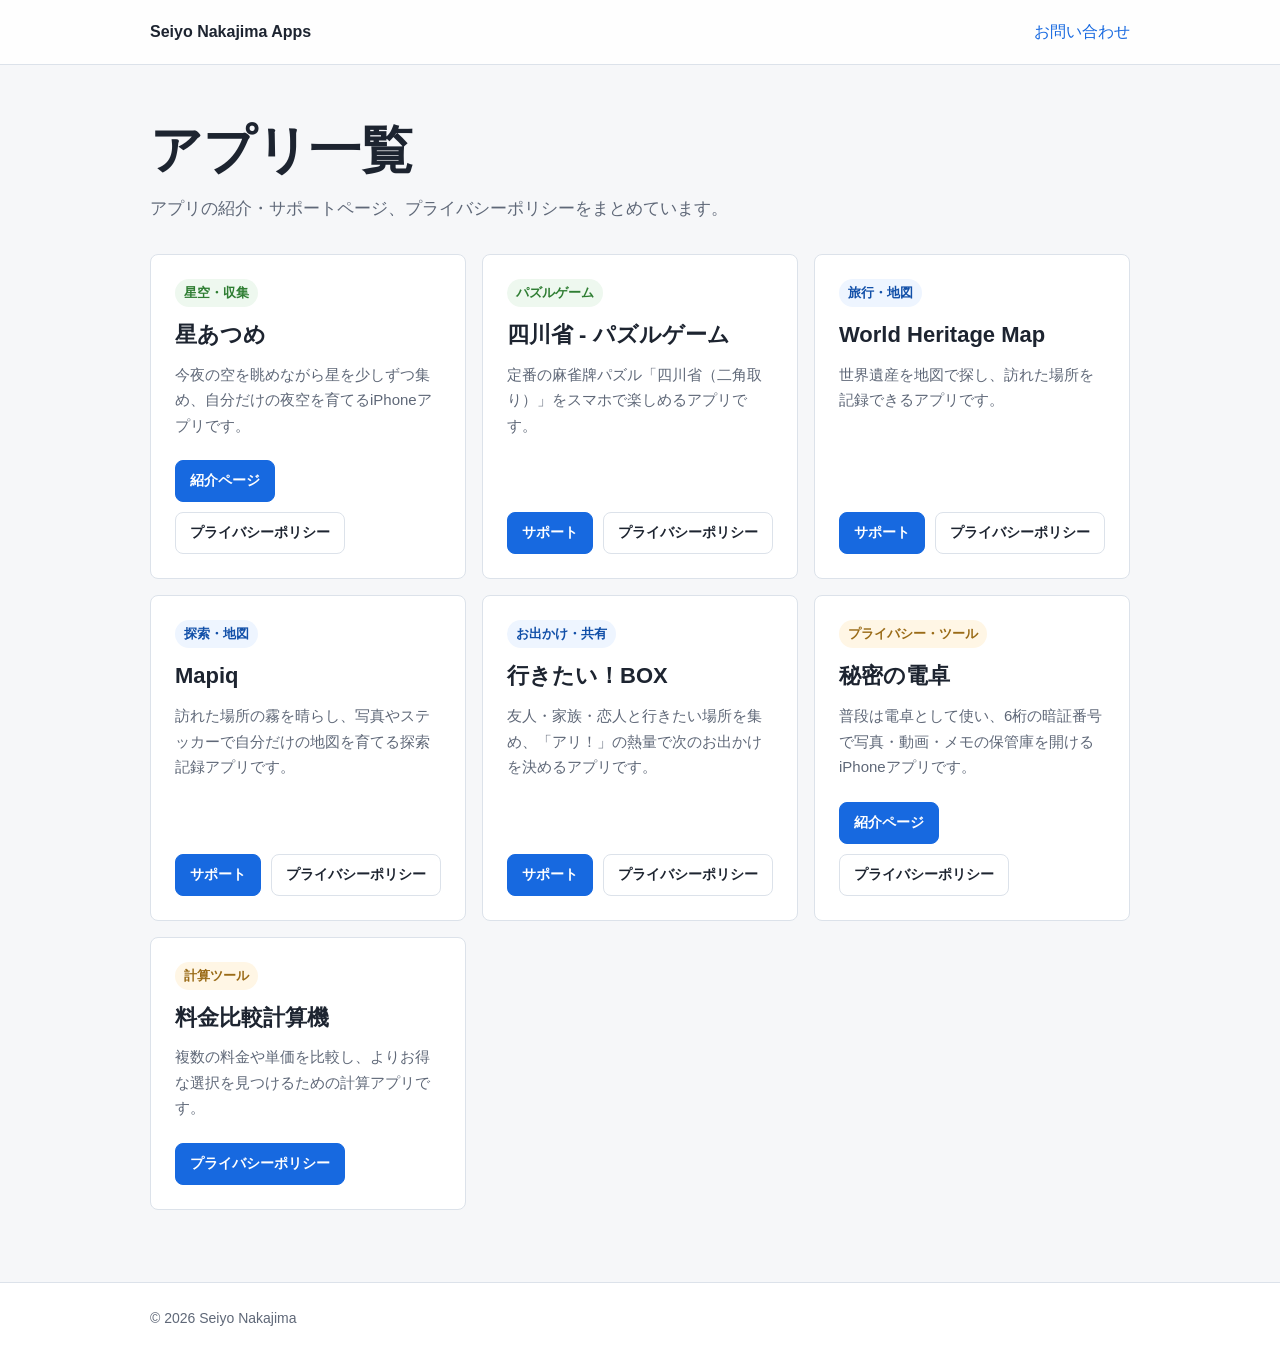
<file: index.html>
<!doctype html>
<html lang="ja">
<head>
  <meta charset="utf-8">
  <meta name="viewport" content="width=device-width, initial-scale=1">
  <title>アプリ一覧 | Seiyo Nakajima</title>
  <meta name="description" content="Seiyo Nakajimaのアプリ紹介・サポートページとプライバシーポリシー一覧です。">
  <style>
    :root {
      color-scheme: light;
      --bg: #f6f7f9;
      --surface: #ffffff;
      --text: #1d2430;
      --muted: #5f6878;
      --line: #dce2ea;
      --accent: #1769e0;
      --accent-dark: #114fa8;
      --green: #2e7d32;
      --gold: #9a6b17;
    }

    * {
      box-sizing: border-box;
    }

    body {
      margin: 0;
      font-family: -apple-system, BlinkMacSystemFont, "Segoe UI", sans-serif;
      line-height: 1.7;
      color: var(--text);
      background: var(--bg);
    }

    a {
      color: var(--accent);
      text-decoration: none;
    }

    a:hover {
      text-decoration: underline;
    }

    header {
      border-bottom: 1px solid var(--line);
      background: rgba(255, 255, 255, 0.92);
    }

    .header-inner,
    main,
    .footer-inner {
      width: min(980px, calc(100% - 32px));
      margin: 0 auto;
    }

    .header-inner {
      min-height: 64px;
      display: flex;
      align-items: center;
      justify-content: space-between;
      gap: 16px;
    }

    .brand {
      font-weight: 800;
      color: var(--text);
    }

    main {
      padding: 56px 0 72px;
    }

    .intro {
      max-width: 720px;
      margin-bottom: 30px;
    }

    h1 {
      margin: 0;
      font-size: clamp(34px, 5vw, 52px);
      line-height: 1.12;
      letter-spacing: 0;
    }

    .lead {
      margin: 16px 0 0;
      color: var(--muted);
      font-size: 17px;
    }

    .app-grid {
      display: grid;
      grid-template-columns: repeat(3, minmax(0, 1fr));
      gap: 16px;
    }

    .app-card {
      display: flex;
      flex-direction: column;
      min-height: 260px;
      padding: 24px;
      border: 1px solid var(--line);
      border-radius: 8px;
      background: var(--surface);
    }

    .app-card h2 {
      margin: 0;
      font-size: 22px;
      line-height: 1.3;
    }

    .tag {
      width: fit-content;
      margin: 0 0 14px;
      padding: 3px 9px;
      border-radius: 999px;
      background: #eef3fb;
      color: var(--muted);
      font-size: 13px;
      font-weight: 700;
    }

    .tag.game {
      background: #eef8ef;
      color: var(--green);
    }

    .tag.travel {
      background: #eef5ff;
      color: var(--accent-dark);
    }

    .tag.tool {
      background: #fff6e5;
      color: var(--gold);
    }

    .description {
      margin: 12px 0 22px;
      color: var(--muted);
      font-size: 15px;
    }

    .actions {
      display: flex;
      align-items: center;
      gap: 10px;
      flex-wrap: wrap;
      margin-top: auto;
    }

    .button {
      display: inline-flex;
      align-items: center;
      justify-content: center;
      min-height: 42px;
      padding: 0 14px;
      border: 1px solid var(--line);
      border-radius: 8px;
      background: var(--surface);
      color: var(--text);
      font-size: 14px;
      font-weight: 700;
    }

    .button.primary {
      border-color: var(--accent);
      background: var(--accent);
      color: #ffffff;
    }

    .button:hover {
      text-decoration: none;
      border-color: var(--accent);
    }

    .button.primary:hover {
      background: var(--accent-dark);
      border-color: var(--accent-dark);
    }

    footer {
      border-top: 1px solid var(--line);
      padding: 24px 0;
      color: var(--muted);
      font-size: 14px;
      background: #ffffff;
    }

    @media (max-width: 820px) {
      .app-grid {
        grid-template-columns: 1fr;
      }

      main {
        padding-top: 40px;
      }
    }
  </style>
</head>
<body>
  <header>
    <div class="header-inner">
      <a class="brand" href="./index.html">Seiyo Nakajima Apps</a>
      <a href="mailto:syn.18ap@gmail.com">お問い合わせ</a>
    </div>
  </header>

  <main>
    <section class="intro" aria-labelledby="page-title">
      <h1 id="page-title">アプリ一覧</h1>
      <p class="lead">アプリの紹介・サポートページ、プライバシーポリシーをまとめています。</p>
    </section>

    <section class="app-grid" aria-label="アプリ">
      <article class="app-card">
        <p class="tag game">星空・収集</p>
        <h2>星あつめ</h2>
        <p class="description">今夜の空を眺めながら星を少しずつ集め、自分だけの夜空を育てるiPhoneアプリです。</p>
        <div class="actions">
          <a class="button primary" href="./StarCollection/index.html">紹介ページ</a>
          <a class="button" href="./StarCollection/privacy.html">プライバシーポリシー</a>
        </div>
      </article>

      <article class="app-card">
        <p class="tag game">パズルゲーム</p>
        <h2>四川省 - パズルゲーム</h2>
        <p class="description">定番の麻雀牌パズル「四川省（二角取り）」をスマホで楽しめるアプリです。</p>
        <div class="actions">
          <a class="button primary" href="./Shisensho/index.html">サポート</a>
          <a class="button" href="./Shisensho/privacy.html">プライバシーポリシー</a>
        </div>
      </article>

      <article class="app-card">
        <p class="tag travel">旅行・地図</p>
        <h2>World Heritage Map</h2>
        <p class="description">世界遺産を地図で探し、訪れた場所を記録できるアプリです。</p>
        <div class="actions">
          <a class="button primary" href="./world-heritage-map/index.html">サポート</a>
          <a class="button" href="./world-heritage-map/privacy.html">プライバシーポリシー</a>
        </div>
      </article>

      <article class="app-card">
        <p class="tag travel">探索・地図</p>
        <h2>Mapiq</h2>
        <p class="description">訪れた場所の霧を晴らし、写真やステッカーで自分だけの地図を育てる探索記録アプリです。</p>
        <div class="actions">
          <a class="button primary" href="./Mapiq/index.html">サポート</a>
          <a class="button" href="./Mapiq/privacy.html">プライバシーポリシー</a>
        </div>
      </article>

      <article class="app-card">
        <p class="tag travel">お出かけ・共有</p>
        <h2>行きたい！BOX</h2>
        <p class="description">友人・家族・恋人と行きたい場所を集め、「アリ！」の熱量で次のお出かけを決めるアプリです。</p>
        <div class="actions">
          <a class="button primary" href="./IkitaiBox/index.html">サポート</a>
          <a class="button" href="./IkitaiBox/privacy.html">プライバシーポリシー</a>
        </div>
      </article>

      <article class="app-card">
        <p class="tag tool">プライバシー・ツール</p>
        <h2>秘密の電卓</h2>
        <p class="description">普段は電卓として使い、6桁の暗証番号で写真・動画・メモの保管庫を開けるiPhoneアプリです。</p>
        <div class="actions">
          <a class="button primary" href="./SecretCalculator/index.html">紹介ページ</a>
          <a class="button" href="./SecretCalculator/privacy.html">プライバシーポリシー</a>
        </div>
      </article>

      <article class="app-card">
        <p class="tag tool">計算ツール</p>
        <h2>料金比較計算機</h2>
        <p class="description">複数の料金や単価を比較し、よりお得な選択を見つけるための計算アプリです。</p>
        <div class="actions">
          <a class="button primary" href="./price-comp/privacy.html">プライバシーポリシー</a>
        </div>
      </article>
    </section>
  </main>

  <footer>
    <div class="footer-inner">
      <span>&copy; 2026 Seiyo Nakajima</span>
    </div>
  </footer>
</body>
</html>
</file>
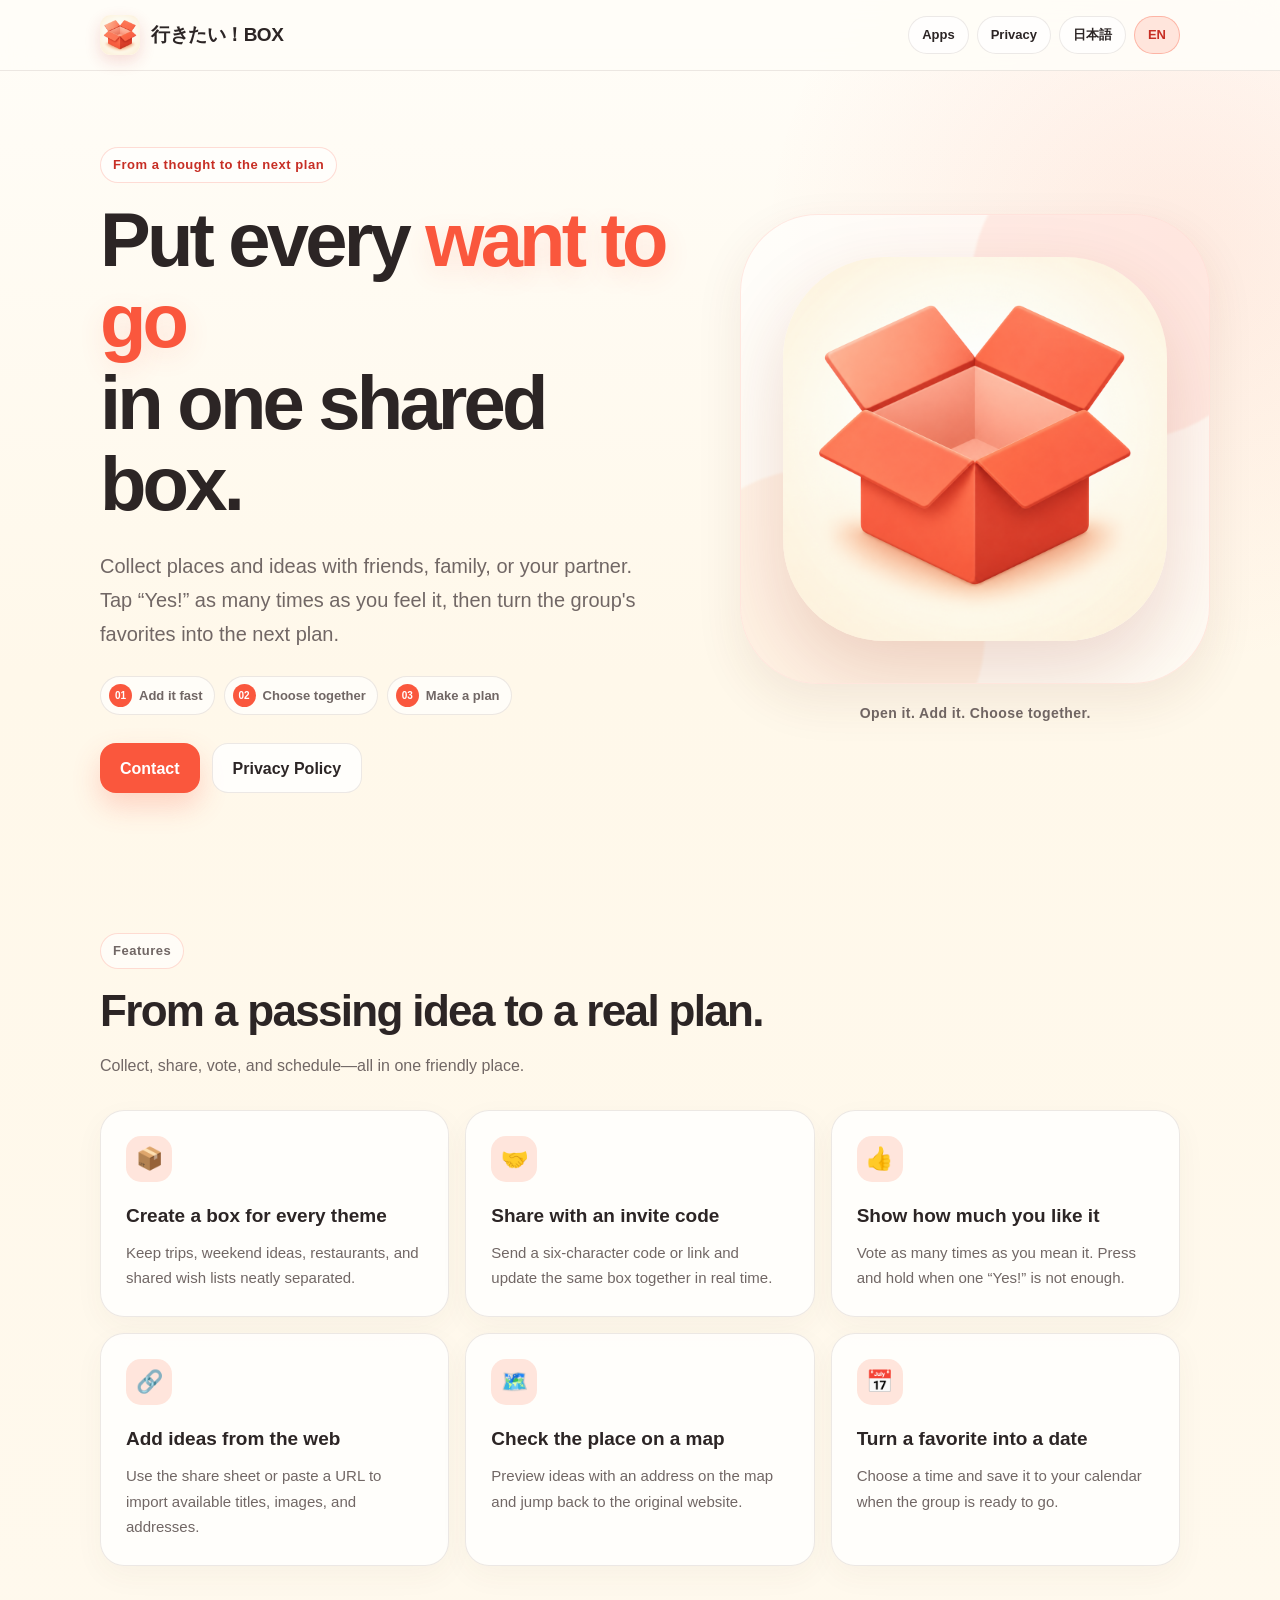
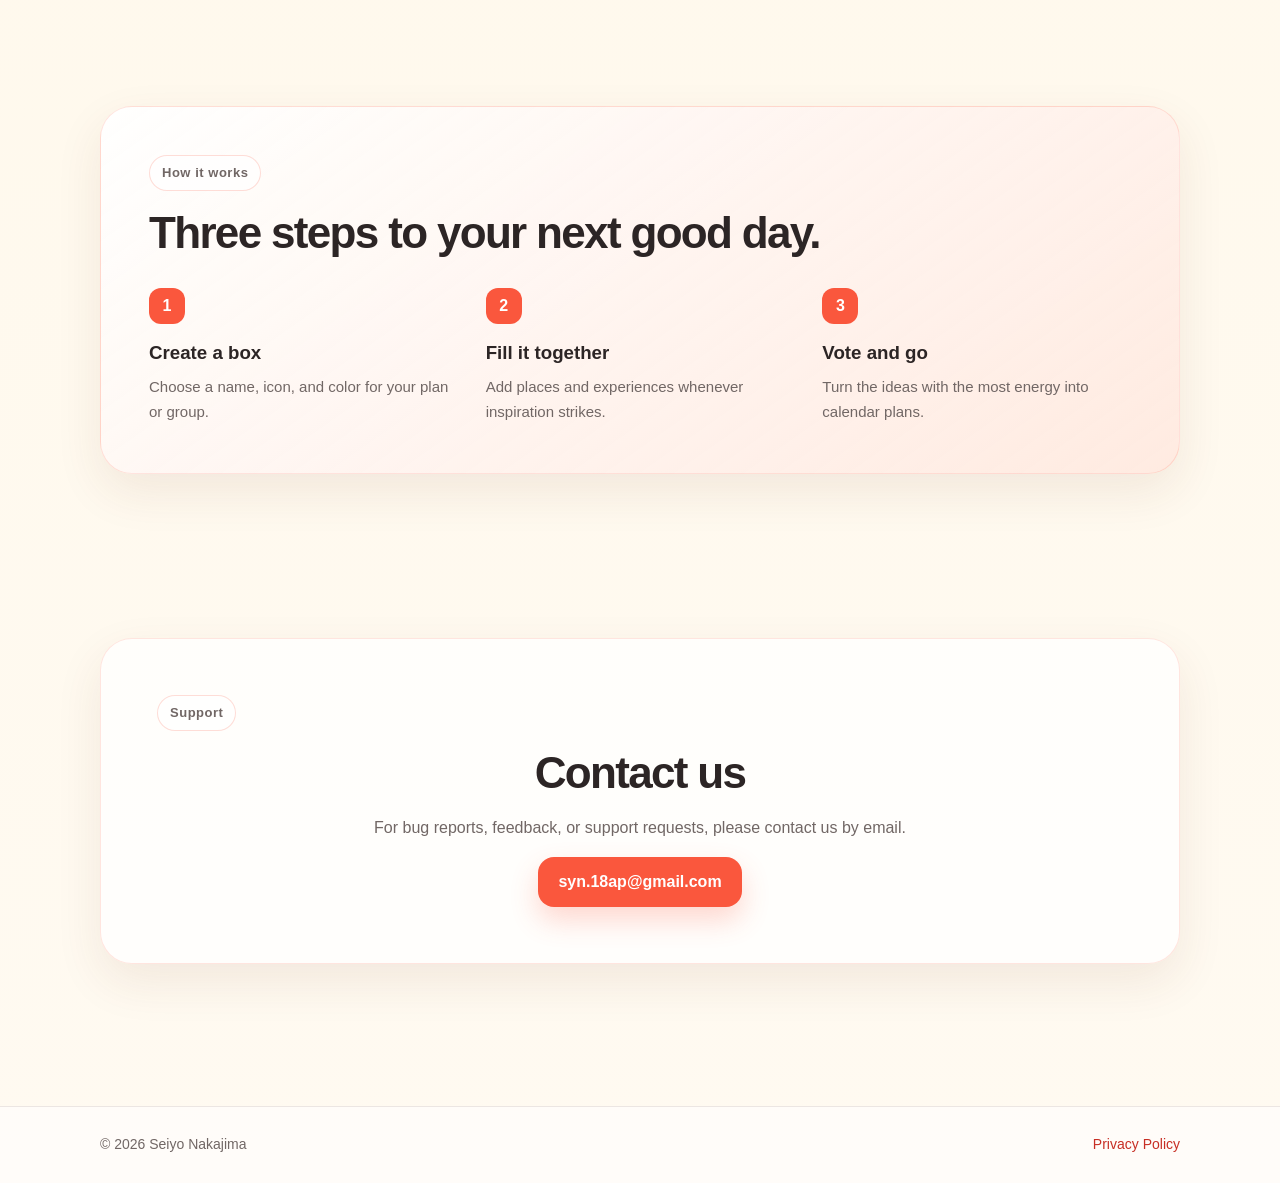
<file: IkitaiBox/index.html>
<!doctype html>
<html lang="ja" data-active-lang="ja">
<head>
  <meta charset="utf-8">
  <meta name="viewport" content="width=device-width, initial-scale=1">
  <meta name="theme-color" content="#fff8ea">
  <title>行きたい！BOX</title>
  <meta name="description" content="行きたい！BOXは、友人・家族・恋人と行きたい場所ややりたいことを集め、みんなの熱量で次のお出かけを決めるiOSアプリです。">
  <meta property="og:type" content="website">
  <meta property="og:title" content="行きたい！BOX">
  <meta property="og:description" content="みんなの“行きたい”を、ひとつのBOXへ。">
  <meta property="og:url" content="https://syn18ap-oss.github.io/IkitaiBox/">
  <meta property="og:image" content="https://syn18ap-oss.github.io/IkitaiBox/og.png">
  <meta name="twitter:card" content="summary_large_image">
  <meta name="twitter:title" content="行きたい！BOX">
  <meta name="twitter:description" content="みんなの“行きたい”を、ひとつのBOXへ。">
  <meta name="twitter:image" content="https://syn18ap-oss.github.io/IkitaiBox/og.png">
  <link rel="icon" href="./icon.png">
  <link rel="stylesheet" href="./styles.css">
</head>
<body>
  <header>
    <nav class="nav" aria-label="Primary navigation">
      <a class="brand" href="./index.html">
        <img src="./icon.png" alt="">
        <span>行きたい！BOX</span>
      </a>
      <div class="nav-actions">
        <a class="link-button" href="../index.html">
          <span class="inline" data-lang="ja">アプリ一覧</span>
          <span class="inline" data-lang="en">Apps</span>
        </a>
        <a class="link-button" href="./privacy.html">
          <span class="inline" data-lang="ja">プライバシー</span>
          <span class="inline" data-lang="en">Privacy</span>
        </a>
        <button class="lang-button" type="button" data-set-lang="ja" aria-pressed="true">日本語</button>
        <button class="lang-button" type="button" data-set-lang="en" aria-pressed="false">EN</button>
      </div>
    </nav>
  </header>

  <main>
    <section class="hero">
      <div>
        <div data-lang="ja">
          <p class="eyebrow">思いつきを、次の予定へ</p>
          <h1>みんなの<span class="accent">行きたい</span>を、<br>ひとつのBOXへ。</h1>
          <p class="lead">友人、家族、恋人と行きたい場所ややりたいことを気軽にストック。「アリ！」を重ねて、次のお出かけをみんなで決められるiOSアプリです。</p>
          <ul class="hero-points" aria-label="主な特徴">
            <li><span>01</span>すぐ入れる</li>
            <li><span>02</span>一緒に選ぶ</li>
            <li><span>03</span>予定にする</li>
          </ul>
          <div class="cta-row">
            <a class="primary-link" href="mailto:syn.18ap@gmail.com">お問い合わせ</a>
            <a class="secondary-link" href="./privacy.html">プライバシーポリシー</a>
          </div>
        </div>
        <div data-lang="en">
          <p class="eyebrow">From a thought to the next plan</p>
          <h1>Put every <span class="accent">want to go</span><br>in one shared box.</h1>
          <p class="lead">Collect places and ideas with friends, family, or your partner. Tap “Yes!” as many times as you feel it, then turn the group's favorites into the next plan.</p>
          <ul class="hero-points" aria-label="Highlights">
            <li><span>01</span>Add it fast</li>
            <li><span>02</span>Choose together</li>
            <li><span>03</span>Make a plan</li>
          </ul>
          <div class="cta-row">
            <a class="primary-link" href="mailto:syn.18ap@gmail.com">Contact</a>
            <a class="secondary-link" href="./privacy.html">Privacy Policy</a>
          </div>
        </div>
      </div>

      <div class="hero-art" aria-label="行きたい！BOX app icon">
        <div class="icon-stage">
          <span class="stage-shape shape-one" aria-hidden="true"></span>
          <span class="stage-shape shape-two" aria-hidden="true"></span>
          <img class="app-icon" src="./icon.png" alt="赤い箱を描いた行きたい！BOXのアプリアイコン">
        </div>
        <p class="icon-caption" data-lang="ja">開けて、入れて、みんなで決める。</p>
        <p class="icon-caption" data-lang="en">Open it. Add it. Choose together.</p>
      </div>
    </section>

    <section class="section" aria-labelledby="features-title">
      <div class="section-head" data-lang="ja">
        <p class="eyebrow">Features</p>
        <h2 id="features-title">思いついた瞬間から、予定が決まるまで。</h2>
        <p>候補集め、共有、投票、カレンダー登録までをひとつのアプリで。</p>
      </div>
      <div class="section-head" data-lang="en">
        <p class="eyebrow">Features</p>
        <h2>From a passing idea to a real plan.</h2>
        <p>Collect, share, vote, and schedule—all in one friendly place.</p>
      </div>

      <div class="features">
        <article class="feature" data-lang="ja">
          <div class="feature-icon">📦</div>
          <h3>テーマごとにBOXを作成</h3>
          <p>旅行、週末のお出かけ、食べたいものなど、目的に合わせていくつでも整理できます。</p>
        </article>
        <article class="feature" data-lang="ja">
          <div class="feature-icon">🤝</div>
          <h3>招待コードですぐ共有</h3>
          <p>6文字のコードやリンクを送るだけ。同じBOXを複数人でリアルタイムに更新できます。</p>
        </article>
        <article class="feature" data-lang="ja">
          <div class="feature-icon">👍</div>
          <h3>「アリ！」で熱量を共有</h3>
          <p>いいと思った分だけ何度でも投票。長押しなら、気持ちのままに連続で送れます。</p>
        </article>
        <article class="feature" data-lang="ja">
          <div class="feature-icon">🔗</div>
          <h3>Webページからかんたん追加</h3>
          <p>共有シートやURL入力から、タイトル・画像・住所などを自動で取り込みます。</p>
        </article>
        <article class="feature" data-lang="ja">
          <div class="feature-icon">🗺️</div>
          <h3>地図で場所をチェック</h3>
          <p>住所のある候補は地図で確認。お店やスポットのWebサイトもすぐ開けます。</p>
        </article>
        <article class="feature" data-lang="ja">
          <div class="feature-icon">📅</div>
          <h3>決まったらカレンダーへ</h3>
          <p>日時を選んでカレンダーに保存。候補から予定へ、迷わず次の一歩に進めます。</p>
        </article>

        <article class="feature" data-lang="en">
          <div class="feature-icon">📦</div>
          <h3>Create a box for every theme</h3>
          <p>Keep trips, weekend ideas, restaurants, and shared wish lists neatly separated.</p>
        </article>
        <article class="feature" data-lang="en">
          <div class="feature-icon">🤝</div>
          <h3>Share with an invite code</h3>
          <p>Send a six-character code or link and update the same box together in real time.</p>
        </article>
        <article class="feature" data-lang="en">
          <div class="feature-icon">👍</div>
          <h3>Show how much you like it</h3>
          <p>Vote as many times as you mean it. Press and hold when one “Yes!” is not enough.</p>
        </article>
        <article class="feature" data-lang="en">
          <div class="feature-icon">🔗</div>
          <h3>Add ideas from the web</h3>
          <p>Use the share sheet or paste a URL to import available titles, images, and addresses.</p>
        </article>
        <article class="feature" data-lang="en">
          <div class="feature-icon">🗺️</div>
          <h3>Check the place on a map</h3>
          <p>Preview ideas with an address on the map and jump back to the original website.</p>
        </article>
        <article class="feature" data-lang="en">
          <div class="feature-icon">📅</div>
          <h3>Turn a favorite into a date</h3>
          <p>Choose a time and save it to your calendar when the group is ready to go.</p>
        </article>
      </div>
    </section>

    <section class="section">
      <div class="how-it-works">
        <div class="section-head" data-lang="ja">
          <p class="eyebrow">How it works</p>
          <h2>3ステップで、次の楽しみが決まる。</h2>
        </div>
        <div class="section-head" data-lang="en">
          <p class="eyebrow">How it works</p>
          <h2>Three steps to your next good day.</h2>
        </div>
        <div class="steps">
          <article class="step" data-lang="ja"><div class="step-number">1</div><h3>BOXをつくる</h3><p>予定やメンバーに合う名前とカラーを選びます。</p></article>
          <article class="step" data-lang="ja"><div class="step-number">2</div><h3>みんなで入れる</h3><p>気になる場所や、やってみたいことを自由に追加します。</p></article>
          <article class="step" data-lang="ja"><div class="step-number">3</div><h3>「アリ！」で決める</h3><p>熱量が集まった候補を、カレンダーの予定に変えます。</p></article>
          <article class="step" data-lang="en"><div class="step-number">1</div><h3>Create a box</h3><p>Choose a name, icon, and color for your plan or group.</p></article>
          <article class="step" data-lang="en"><div class="step-number">2</div><h3>Fill it together</h3><p>Add places and experiences whenever inspiration strikes.</p></article>
          <article class="step" data-lang="en"><div class="step-number">3</div><h3>Vote and go</h3><p>Turn the ideas with the most energy into calendar plans.</p></article>
        </div>
      </div>
    </section>

    <section class="section">
      <div class="support">
        <div data-lang="ja">
          <p class="eyebrow">Support</p>
          <h2>お問い合わせ</h2>
          <p>不具合報告、ご意見、ご要望はメールでお知らせください。</p>
        </div>
        <div data-lang="en">
          <p class="eyebrow">Support</p>
          <h2>Contact us</h2>
          <p>For bug reports, feedback, or support requests, please contact us by email.</p>
        </div>
        <a class="primary-link" href="mailto:syn.18ap@gmail.com">syn.18ap@gmail.com</a>
      </div>
    </section>
  </main>

  <footer>
    <div class="footer-inner">
      <span>© 2026 Seiyo Nakajima</span>
      <a href="./privacy.html">
        <span class="inline" data-lang="ja">プライバシーポリシー</span>
        <span class="inline" data-lang="en">Privacy Policy</span>
      </a>
    </div>
  </footer>

  <script>
    const root = document.documentElement;
    const buttons = document.querySelectorAll("[data-set-lang]");
    const saved = localStorage.getItem("ikitaibox-lang");
    const browserLang = (navigator.language || "").toLowerCase().startsWith("ja") ? "ja" : "en";

    function setLanguage(lang) {
      root.dataset.activeLang = lang;
      root.lang = lang;
      localStorage.setItem("ikitaibox-lang", lang);
      buttons.forEach((button) => {
        button.setAttribute("aria-pressed", button.dataset.setLang === lang ? "true" : "false");
      });
    }

    buttons.forEach((button) => button.addEventListener("click", () => setLanguage(button.dataset.setLang)));
    setLanguage(saved || browserLang);
  </script>
</body>
</html>
</file>
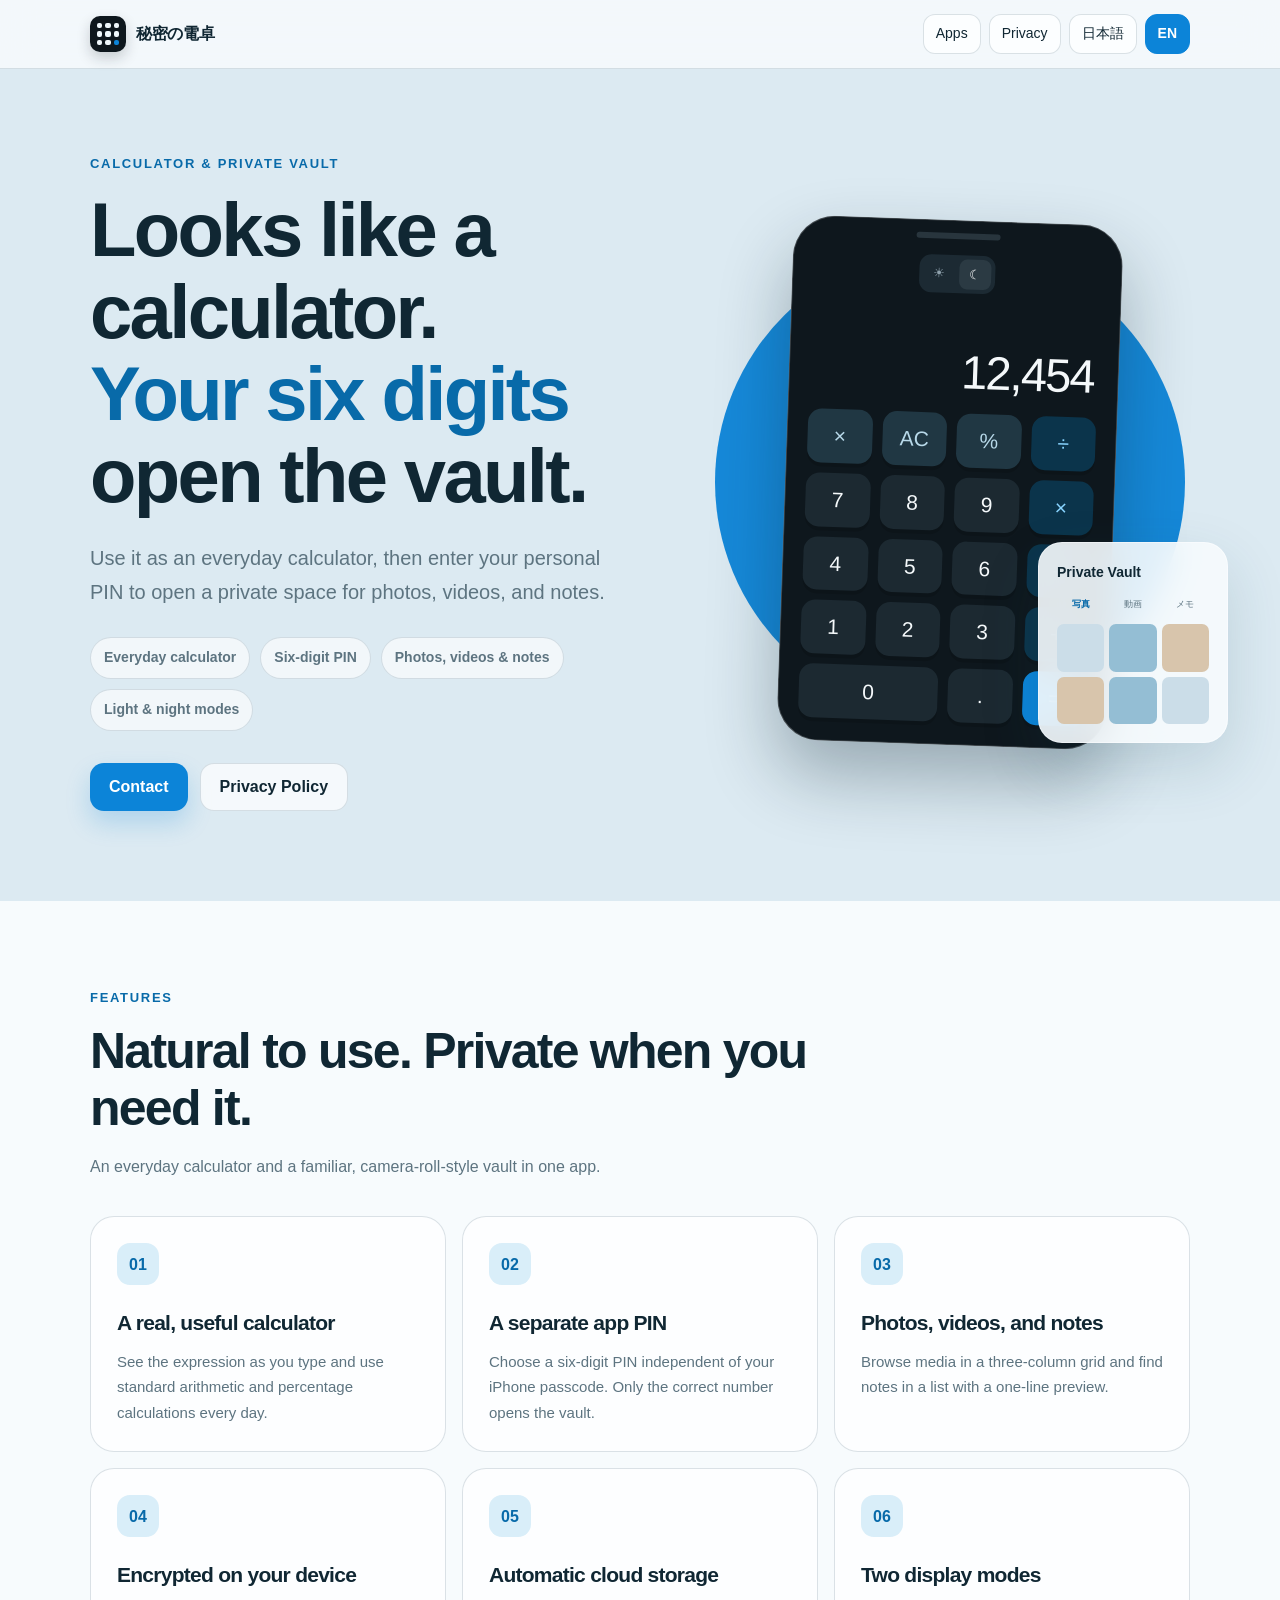
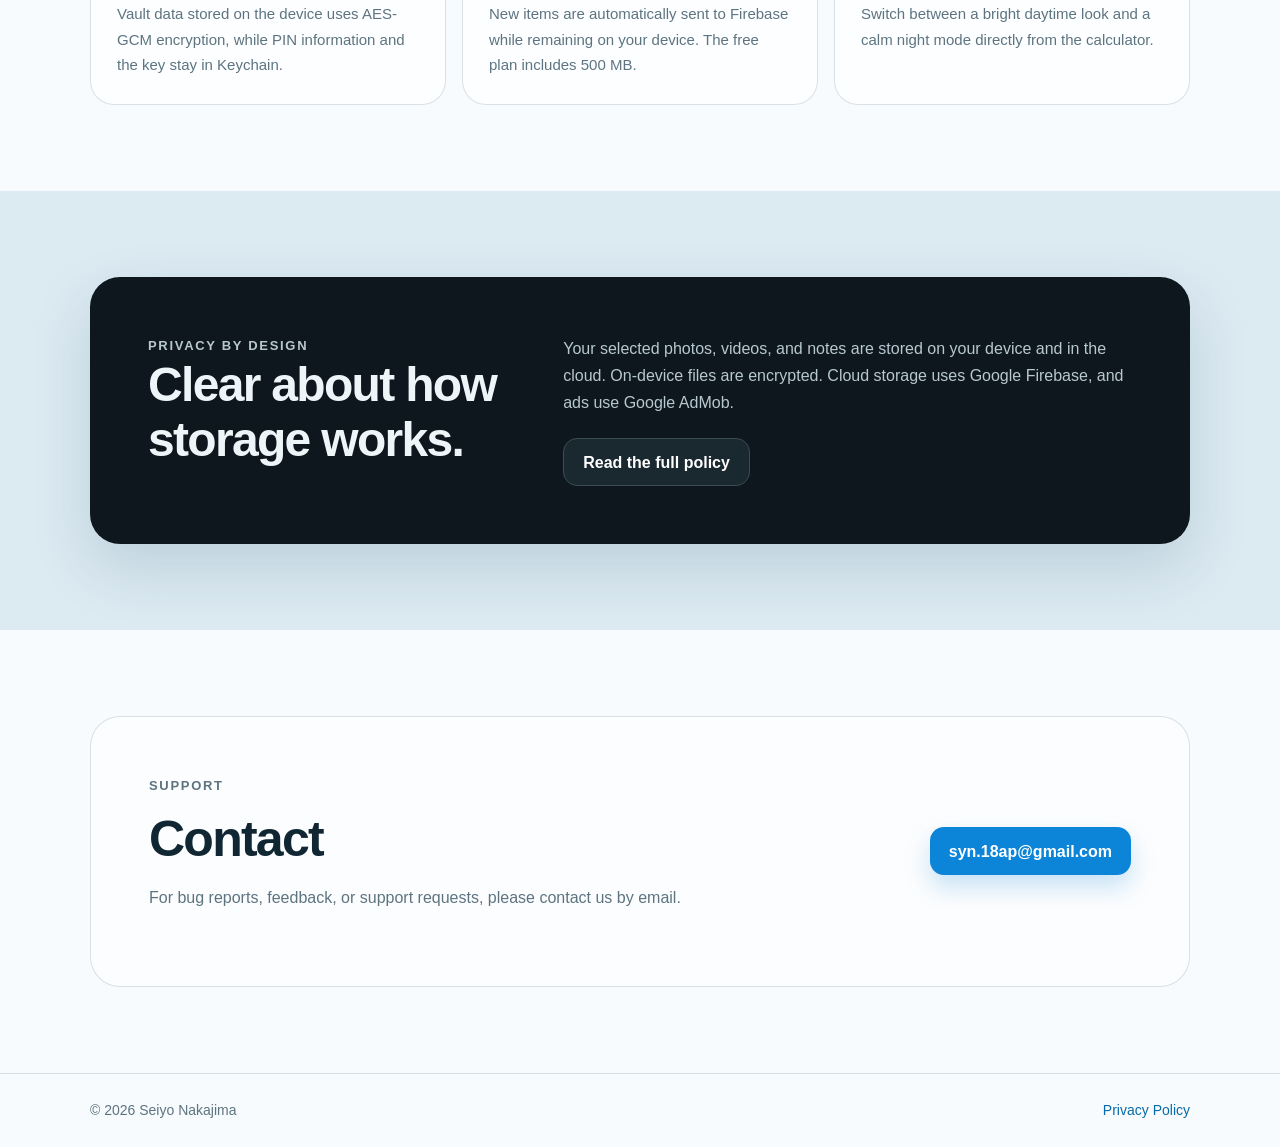
<file: SecretCalculator/index.html>
<!doctype html>
<html lang="ja" data-active-lang="ja">
<head>
  <meta charset="utf-8">
  <meta name="viewport" content="width=device-width, initial-scale=1">
  <meta name="theme-color" content="#dceaf2">
  <title>秘密の電卓 | Calculator</title>
  <meta name="description" content="秘密の電卓は、普通の電卓として使いながら、写真・動画・メモを6桁の暗証番号で守れるiPhone向け保管庫アプリです。">
  <meta property="og:type" content="website">
  <meta property="og:title" content="秘密の電卓 | Calculator">
  <meta property="og:description" content="見た目は電卓。6桁の先に、あなただけの保管庫。">
  <meta property="og:url" content="https://syn18ap-oss.github.io/SecretCalculator/">
  <meta property="og:image" content="https://syn18ap-oss.github.io/SecretCalculator/og.png">
  <meta name="twitter:card" content="summary_large_image">
  <meta name="twitter:title" content="秘密の電卓 | Calculator">
  <meta name="twitter:description" content="見た目は電卓。6桁の先に、あなただけの保管庫。">
  <meta name="twitter:image" content="https://syn18ap-oss.github.io/SecretCalculator/og.png">
  <link rel="stylesheet" href="./styles.css">
</head>
<body>
  <header>
    <nav class="nav" aria-label="Primary navigation">
      <a class="brand" href="./index.html">
        <span class="brand-mark" aria-hidden="true"><i></i><i></i><i></i><i></i><i></i><i></i><i></i><i></i><i></i></span>
        <span>秘密の電卓</span>
      </a>
      <div class="nav-actions">
        <a class="link-button" href="../index.html"><span class="inline" data-lang="ja">アプリ一覧</span><span class="inline" data-lang="en">Apps</span></a>
        <a class="link-button" href="./privacy.html"><span class="inline" data-lang="ja">プライバシー</span><span class="inline" data-lang="en">Privacy</span></a>
        <button class="lang-button" type="button" data-set-lang="ja" aria-pressed="true">日本語</button>
        <button class="lang-button" type="button" data-set-lang="en" aria-pressed="false">EN</button>
      </div>
    </nav>
  </header>

  <main>
    <section class="hero page-width">
      <div data-lang="ja">
        <p class="eyebrow">Calculator &amp; Private Vault</p>
        <h1>見た目は電卓。<br><span class="accent">6桁の先</span>に、<br>あなただけの保管庫。</h1>
        <p class="lead">日常では普通の電卓として使い、設定した暗証番号を入力すると保管庫へ。写真・動画・メモを、いつもの画面の奥にまとめて保存できます。</p>
        <ul class="hero-points" aria-label="主な特徴">
          <li>電卓として使える</li><li>6桁の暗証番号</li><li>写真・動画・メモ</li><li>ライト／ナイトモード</li>
        </ul>
        <div class="cta-row">
          <a class="primary-link" href="mailto:syn.18ap@gmail.com">お問い合わせ</a>
          <a class="secondary-link" href="./privacy.html">プライバシーポリシー</a>
        </div>
      </div>
      <div data-lang="en">
        <p class="eyebrow">Calculator &amp; Private Vault</p>
        <h1>Looks like a calculator.<br><span class="accent">Your six digits</span><br>open the vault.</h1>
        <p class="lead">Use it as an everyday calculator, then enter your personal PIN to open a private space for photos, videos, and notes.</p>
        <ul class="hero-points" aria-label="Highlights">
          <li>Everyday calculator</li><li>Six-digit PIN</li><li>Photos, videos &amp; notes</li><li>Light &amp; night modes</li>
        </ul>
        <div class="cta-row">
          <a class="primary-link" href="mailto:syn.18ap@gmail.com">Contact</a>
          <a class="secondary-link" href="./privacy.html">Privacy Policy</a>
        </div>
      </div>

      <div class="device-stage" aria-label="秘密の電卓の画面イメージ">
        <div class="stage-disc" aria-hidden="true"></div>
        <div class="phone" aria-hidden="true">
          <div class="mode-switch"><span>☀</span><span>☾</span></div>
          <div class="calculator-display">12,454</div>
          <div class="keypad">
            <span class="key action">×</span><span class="key action">AC</span><span class="key action">%</span><span class="key operation">÷</span>
            <span class="key">7</span><span class="key">8</span><span class="key">9</span><span class="key operation">×</span>
            <span class="key">4</span><span class="key">5</span><span class="key">6</span><span class="key operation">−</span>
            <span class="key">1</span><span class="key">2</span><span class="key">3</span><span class="key operation">+</span>
            <span class="key wide">0</span><span class="key">.</span><span class="key equals">=</span>
          </div>
        </div>
        <div class="vault-peek" aria-hidden="true">
          <strong>Private Vault</strong>
          <div class="mini-tabs"><span>写真</span><span>動画</span><span>メモ</span></div>
          <div class="mini-grid"><i></i><i></i><i></i><i></i><i></i><i></i></div>
        </div>
      </div>
    </section>

    <section class="section surface">
      <div class="page-width">
        <div class="section-head" data-lang="ja">
          <p class="eyebrow">Features</p>
          <h2>自然に使えて、必要なときだけ開ける。</h2>
          <p>電卓の操作感と、写真アプリのような見やすい保管庫をひとつにしました。</p>
        </div>
        <div class="section-head" data-lang="en">
          <p class="eyebrow">Features</p>
          <h2>Natural to use. Private when you need it.</h2>
          <p>An everyday calculator and a familiar, camera-roll-style vault in one app.</p>
        </div>

        <div class="features">
          <article class="feature" data-lang="ja"><div class="feature-number">01</div><h3>本当に使える電卓</h3><p>式を確認しながら四則演算やパーセント計算ができます。普段は自然な電卓として使えます。</p></article>
          <article class="feature" data-lang="ja"><div class="feature-number">02</div><h3>アプリ専用の暗証番号</h3><p>iPhoneのパスコードとは別に6桁を設定。正しい番号を入力したときだけ保管庫が開きます。</p></article>
          <article class="feature" data-lang="ja"><div class="feature-number">03</div><h3>写真・動画・メモを整理</h3><p>写真と動画は3列のグリッド、メモは本文のプレビュー付き一覧で素早く探せます。</p></article>
          <article class="feature" data-lang="ja"><div class="feature-number">04</div><h3>端末内を暗号化</h3><p>端末内の保管データはAES-GCMで暗号化。暗証番号に関する情報と暗号鍵はKeychainに保存します。</p></article>
          <article class="feature" data-lang="ja"><div class="feature-number">05</div><h3>クラウドにも自動保存</h3><p>追加したデータはFirebaseへ自動送信され、端末にも保持。無料プランでは合計500 MBまで利用できます。</p></article>
          <article class="feature" data-lang="ja"><div class="feature-number">06</div><h3>2つの表示モード</h3><p>明るく軽やかな通常モードと、落ち着いたナイトモードを電卓画面から切り替えられます。</p></article>

          <article class="feature" data-lang="en"><div class="feature-number">01</div><h3>A real, useful calculator</h3><p>See the expression as you type and use standard arithmetic and percentage calculations every day.</p></article>
          <article class="feature" data-lang="en"><div class="feature-number">02</div><h3>A separate app PIN</h3><p>Choose a six-digit PIN independent of your iPhone passcode. Only the correct number opens the vault.</p></article>
          <article class="feature" data-lang="en"><div class="feature-number">03</div><h3>Photos, videos, and notes</h3><p>Browse media in a three-column grid and find notes in a list with a one-line preview.</p></article>
          <article class="feature" data-lang="en"><div class="feature-number">04</div><h3>Encrypted on your device</h3><p>Vault data stored on the device uses AES-GCM encryption, while PIN information and the key stay in Keychain.</p></article>
          <article class="feature" data-lang="en"><div class="feature-number">05</div><h3>Automatic cloud storage</h3><p>New items are automatically sent to Firebase while remaining on your device. The free plan includes 500 MB.</p></article>
          <article class="feature" data-lang="en"><div class="feature-number">06</div><h3>Two display modes</h3><p>Switch between a bright daytime look and a calm night mode directly from the calculator.</p></article>
        </div>
      </div>
    </section>

    <section class="section">
      <div class="page-width privacy-note">
        <div data-lang="ja"><p class="eyebrow">Privacy by design</p><h2>保存の仕組みを、明確に。</h2></div>
        <div data-lang="ja"><p>選択した写真・動画・メモは端末とクラウドに保存されます。端末内では暗号化され、クラウド保存にはGoogle Firebaseを利用します。広告にはGoogle AdMobを使用します。</p><a class="secondary-link" href="./privacy.html">詳しい取り扱いを見る</a></div>
        <div data-lang="en"><p class="eyebrow">Privacy by design</p><h2>Clear about how storage works.</h2></div>
        <div data-lang="en"><p>Your selected photos, videos, and notes are stored on your device and in the cloud. On-device files are encrypted. Cloud storage uses Google Firebase, and ads use Google AdMob.</p><a class="secondary-link" href="./privacy.html">Read the full policy</a></div>
      </div>
    </section>

    <section class="section surface">
      <div class="page-width support">
        <div data-lang="ja"><p class="eyebrow">Support</p><h2>お問い合わせ</h2><p>不具合報告、ご意見、ご要望はメールでお知らせください。</p></div>
        <div data-lang="en"><p class="eyebrow">Support</p><h2>Contact</h2><p>For bug reports, feedback, or support requests, please contact us by email.</p></div>
        <a class="primary-link" href="mailto:syn.18ap@gmail.com">syn.18ap@gmail.com</a>
      </div>
    </section>
  </main>

  <footer><div class="footer-inner"><span>© 2026 Seiyo Nakajima</span><a href="./privacy.html"><span class="inline" data-lang="ja">プライバシーポリシー</span><span class="inline" data-lang="en">Privacy Policy</span></a></div></footer>

  <script>
    const root = document.documentElement;
    const buttons = document.querySelectorAll("[data-set-lang]");
    const saved = localStorage.getItem("secret-calculator-lang");
    const browserLang = (navigator.language || "").toLowerCase().startsWith("ja") ? "ja" : "en";
    function setLanguage(lang) {
      root.dataset.activeLang = lang;
      root.lang = lang;
      localStorage.setItem("secret-calculator-lang", lang);
      buttons.forEach((button) => button.setAttribute("aria-pressed", button.dataset.setLang === lang ? "true" : "false"));
    }
    buttons.forEach((button) => button.addEventListener("click", () => setLanguage(button.dataset.setLang)));
    setLanguage(saved || browserLang);
  </script>
</body>
</html>
</file>
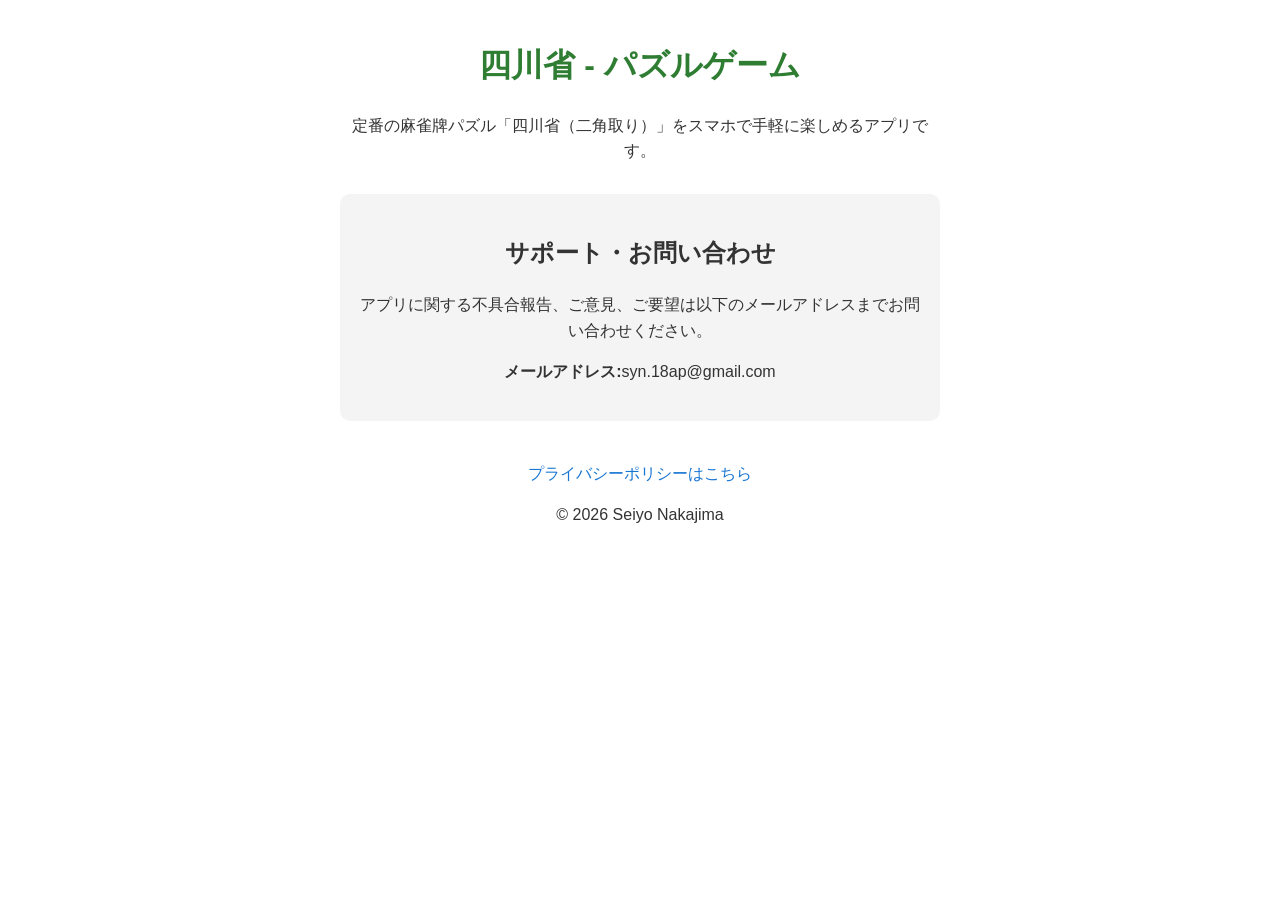
<file: Shisensho/index.html>
<!DOCTYPE html>
<html lang="ja">
<head>
    <meta charset="UTF-8">
    <meta name="viewport" content="width=device-width, initial-scale=1.0">
    <title>四川省 - パズルゲーム サポート</title>
    <style>
        body { font-family: sans-serif; line-height: 1.6; color: #333; max-width: 600px; margin: 40px auto; padding: 0 20px; text-align: center; }
        h1 { color: #2e7d32; }
        .contact-box { background: #f4f4f4; padding: 20px; border-radius: 10px; margin-top: 30px; }
        a { color: #1976d2; text-decoration: none; }
        a:hover { text-decoration: underline; }
    </style>
</head>
<body>

    <h1>四川省 - パズルゲーム</h1>
    <p>定番の麻雀牌パズル「四川省（二角取り）」をスマホで手軽に楽しめるアプリです。</p>

    <div class="contact-box">
        <h2>サポート・お問い合わせ</h2>
        <p>アプリに関する不具合報告、ご意見、ご要望は以下のメールアドレスまでお問い合わせください。</p>
        <p><strong>メールアドレス:</strong>syn.18ap@gmail.com</p>
    </div>

    <div style="margin-top: 40px;">
        <p><a href="./privacy.html">プライバシーポリシーはこちら</a></p>
    </div>

    <footer>
        <p>© 2026 Seiyo Nakajima</p>
    </footer>

</body>
</html>
</file>
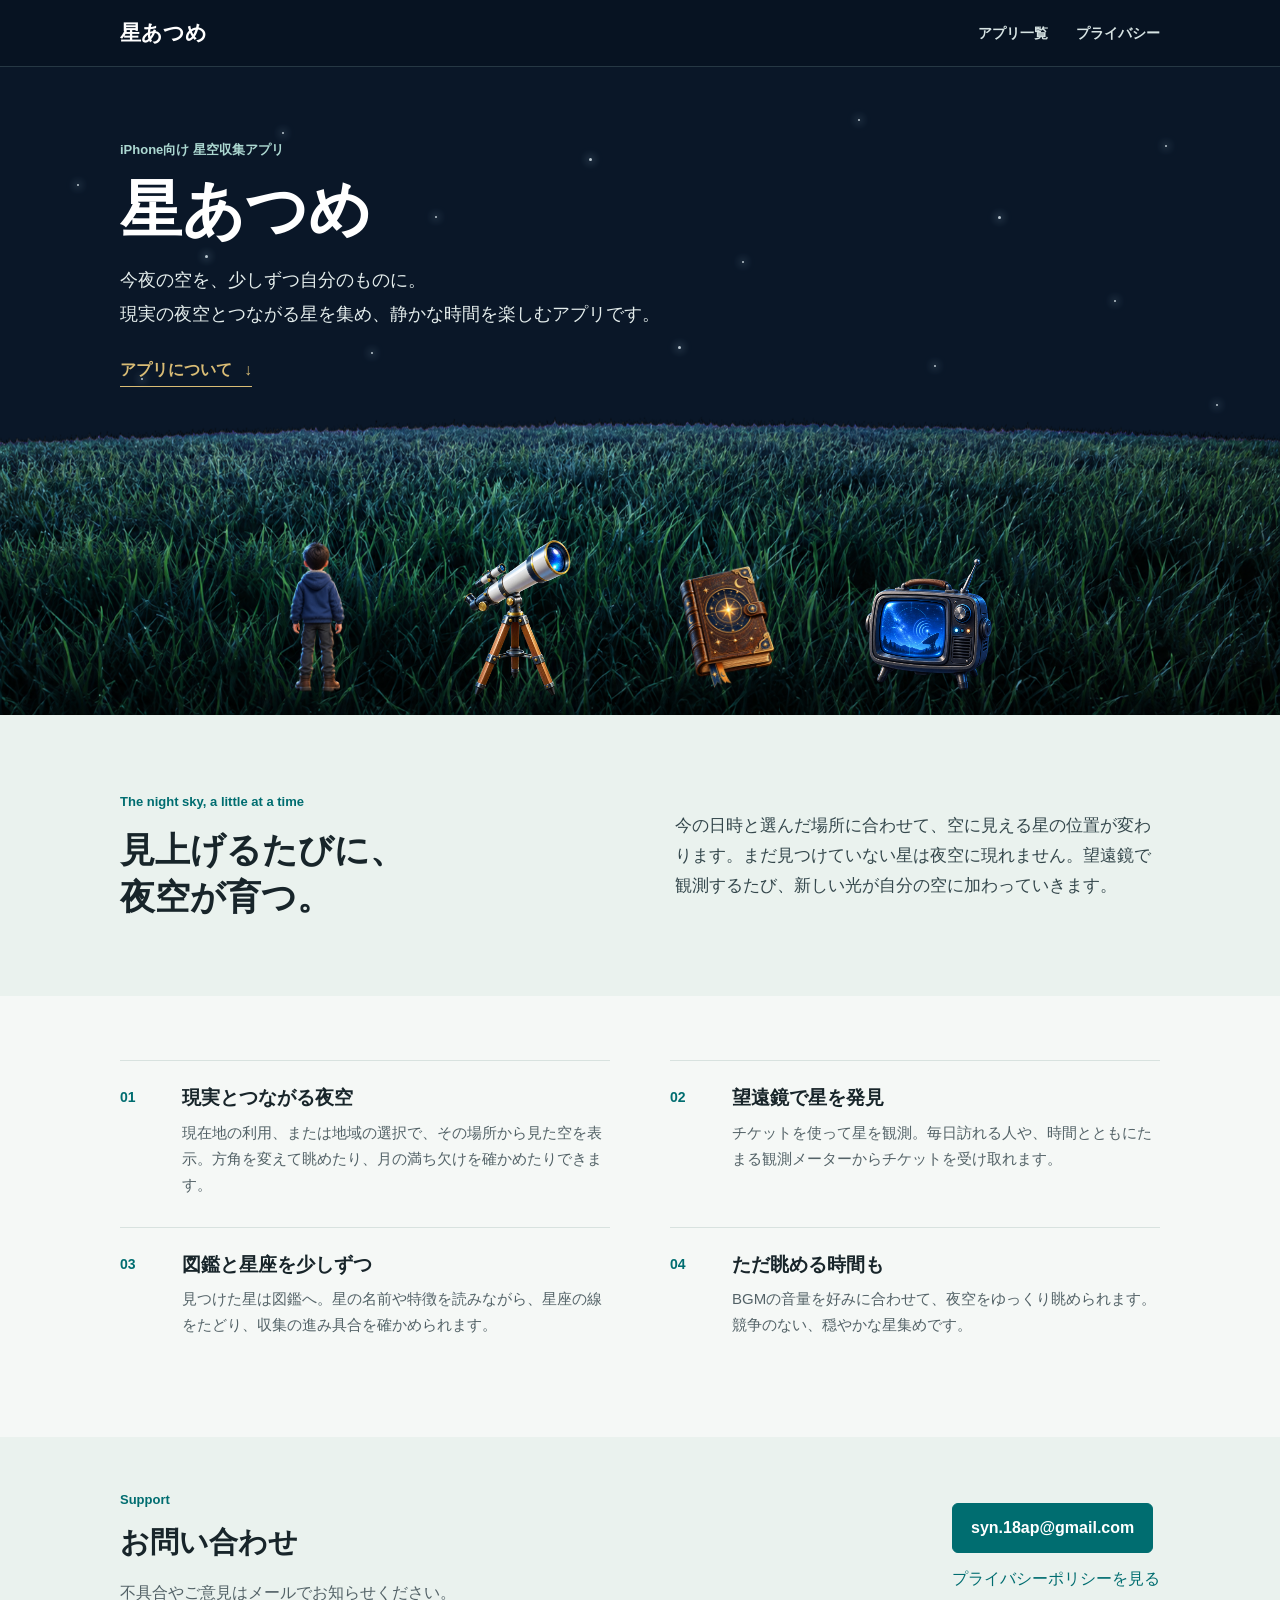
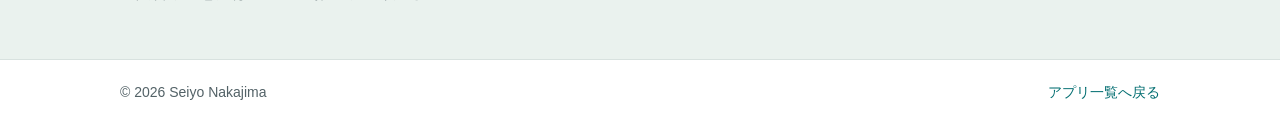
<file: StarCollection/index.html>
<!doctype html>
<html lang="ja">
<head>
  <meta charset="utf-8">
  <meta name="viewport" content="width=device-width, initial-scale=1">
  <meta name="theme-color" content="#071322">
  <title>星あつめ | 夜空を育てるアプリ</title>
  <meta name="description" content="星あつめは、現実の日時と場所に合わせた夜空を眺め、星を少しずつ集めるiPhone向けアプリです。">
  <meta property="og:type" content="website">
  <meta property="og:title" content="星あつめ | 夜空を育てるアプリ">
  <meta property="og:description" content="毎日少しずつ星を集め、自分だけの夜空を育てる。">
  <meta property="og:url" content="https://syn18ap-oss.github.io/StarCollection/">
  <link rel="canonical" href="https://syn18ap-oss.github.io/StarCollection/">
  <link rel="stylesheet" href="./styles.css">
</head>
<body>
  <header class="site-header">
    <nav class="nav page-width" aria-label="メインナビゲーション">
      <a class="brand" href="./index.html">星あつめ</a>
      <div class="nav-links">
        <a href="../index.html">アプリ一覧</a>
        <a href="./privacy.html">プライバシー</a>
      </div>
    </nav>
  </header>

  <main>
    <section class="hero" aria-labelledby="hero-title">
      <div class="stars" aria-hidden="true">
        <i style="--x:6%;--y:18%;--s:2px"></i><i style="--x:16%;--y:29%;--s:3px"></i>
        <i style="--x:22%;--y:10%;--s:2px"></i><i style="--x:34%;--y:23%;--s:2px"></i>
        <i style="--x:46%;--y:14%;--s:3px"></i><i style="--x:58%;--y:30%;--s:2px"></i>
        <i style="--x:67%;--y:8%;--s:2px"></i><i style="--x:78%;--y:23%;--s:3px"></i>
        <i style="--x:91%;--y:12%;--s:2px"></i><i style="--x:11%;--y:48%;--s:2px"></i>
        <i style="--x:29%;--y:44%;--s:2px"></i><i style="--x:53%;--y:43%;--s:3px"></i>
        <i style="--x:73%;--y:46%;--s:2px"></i><i style="--x:87%;--y:36%;--s:2px"></i>
        <i style="--x:95%;--y:52%;--s:2px"></i>
      </div>
      <div class="hero-inner page-width">
        <p class="eyebrow">iPhone向け 星空収集アプリ</p>
        <h1 id="hero-title">星あつめ</h1>
        <p class="hero-copy">今夜の空を、少しずつ自分のものに。<br>現実の夜空とつながる星を集め、静かな時間を楽しむアプリです。</p>
        <a class="hero-link" href="#experience">アプリについて <span aria-hidden="true">↓</span></a>
      </div>
      <img class="grass" src="./assets/grass-foreground.png" alt="" aria-hidden="true" width="1800" height="852">
      <div class="hero-objects" aria-label="草むらに立つ自分、望遠鏡、図鑑、テレビ">
        <img class="player" src="./assets/player-object.png" alt="" width="480" height="720">
        <img class="telescope" src="./assets/telescope-object.png" alt="" width="640" height="640">
        <img class="catalog" src="./assets/catalog-object.png" alt="" width="593" height="640">
        <img class="tv" src="./assets/tv-object.png" alt="" width="640" height="585">
      </div>
    </section>

    <section id="experience" class="intro-band">
      <div class="page-width intro-layout">
        <div>
          <p class="section-kicker">The night sky, a little at a time</p>
          <h2>見上げるたびに、<br>夜空が育つ。</h2>
        </div>
        <p>今の日時と選んだ場所に合わせて、空に見える星の位置が変わります。まだ見つけていない星は夜空に現れません。望遠鏡で観測するたび、新しい光が自分の空に加わっていきます。</p>
      </div>
    </section>

    <section class="features page-width" aria-label="アプリの特徴">
      <div class="feature">
        <span class="feature-no">01</span>
        <div><h3>現実とつながる夜空</h3><p>現在地の利用、または地域の選択で、その場所から見た空を表示。方角を変えて眺めたり、月の満ち欠けを確かめたりできます。</p></div>
      </div>
      <div class="feature">
        <span class="feature-no">02</span>
        <div><h3>望遠鏡で星を発見</h3><p>チケットを使って星を観測。毎日訪れる人や、時間とともにたまる観測メーターからチケットを受け取れます。</p></div>
      </div>
      <div class="feature">
        <span class="feature-no">03</span>
        <div><h3>図鑑と星座を少しずつ</h3><p>見つけた星は図鑑へ。星の名前や特徴を読みながら、星座の線をたどり、収集の進み具合を確かめられます。</p></div>
      </div>
      <div class="feature">
        <span class="feature-no">04</span>
        <div><h3>ただ眺める時間も</h3><p>BGMの音量を好みに合わせて、夜空をゆっくり眺められます。競争のない、穏やかな星集めです。</p></div>
      </div>
    </section>

    <section class="support-band">
      <div class="page-width support-layout">
        <div><p class="section-kicker">Support</p><h2>お問い合わせ</h2><p>不具合やご意見はメールでお知らせください。</p></div>
        <div class="support-links"><a class="contact-link" href="mailto:syn.18ap@gmail.com">syn.18ap@gmail.com</a><a href="./privacy.html">プライバシーポリシーを見る</a></div>
      </div>
    </section>
  </main>

  <footer><div class="page-width footer-inner"><span>&copy; 2026 Seiyo Nakajima</span><a href="../index.html">アプリ一覧へ戻る</a></div></footer>
</body>
</html>
</file>
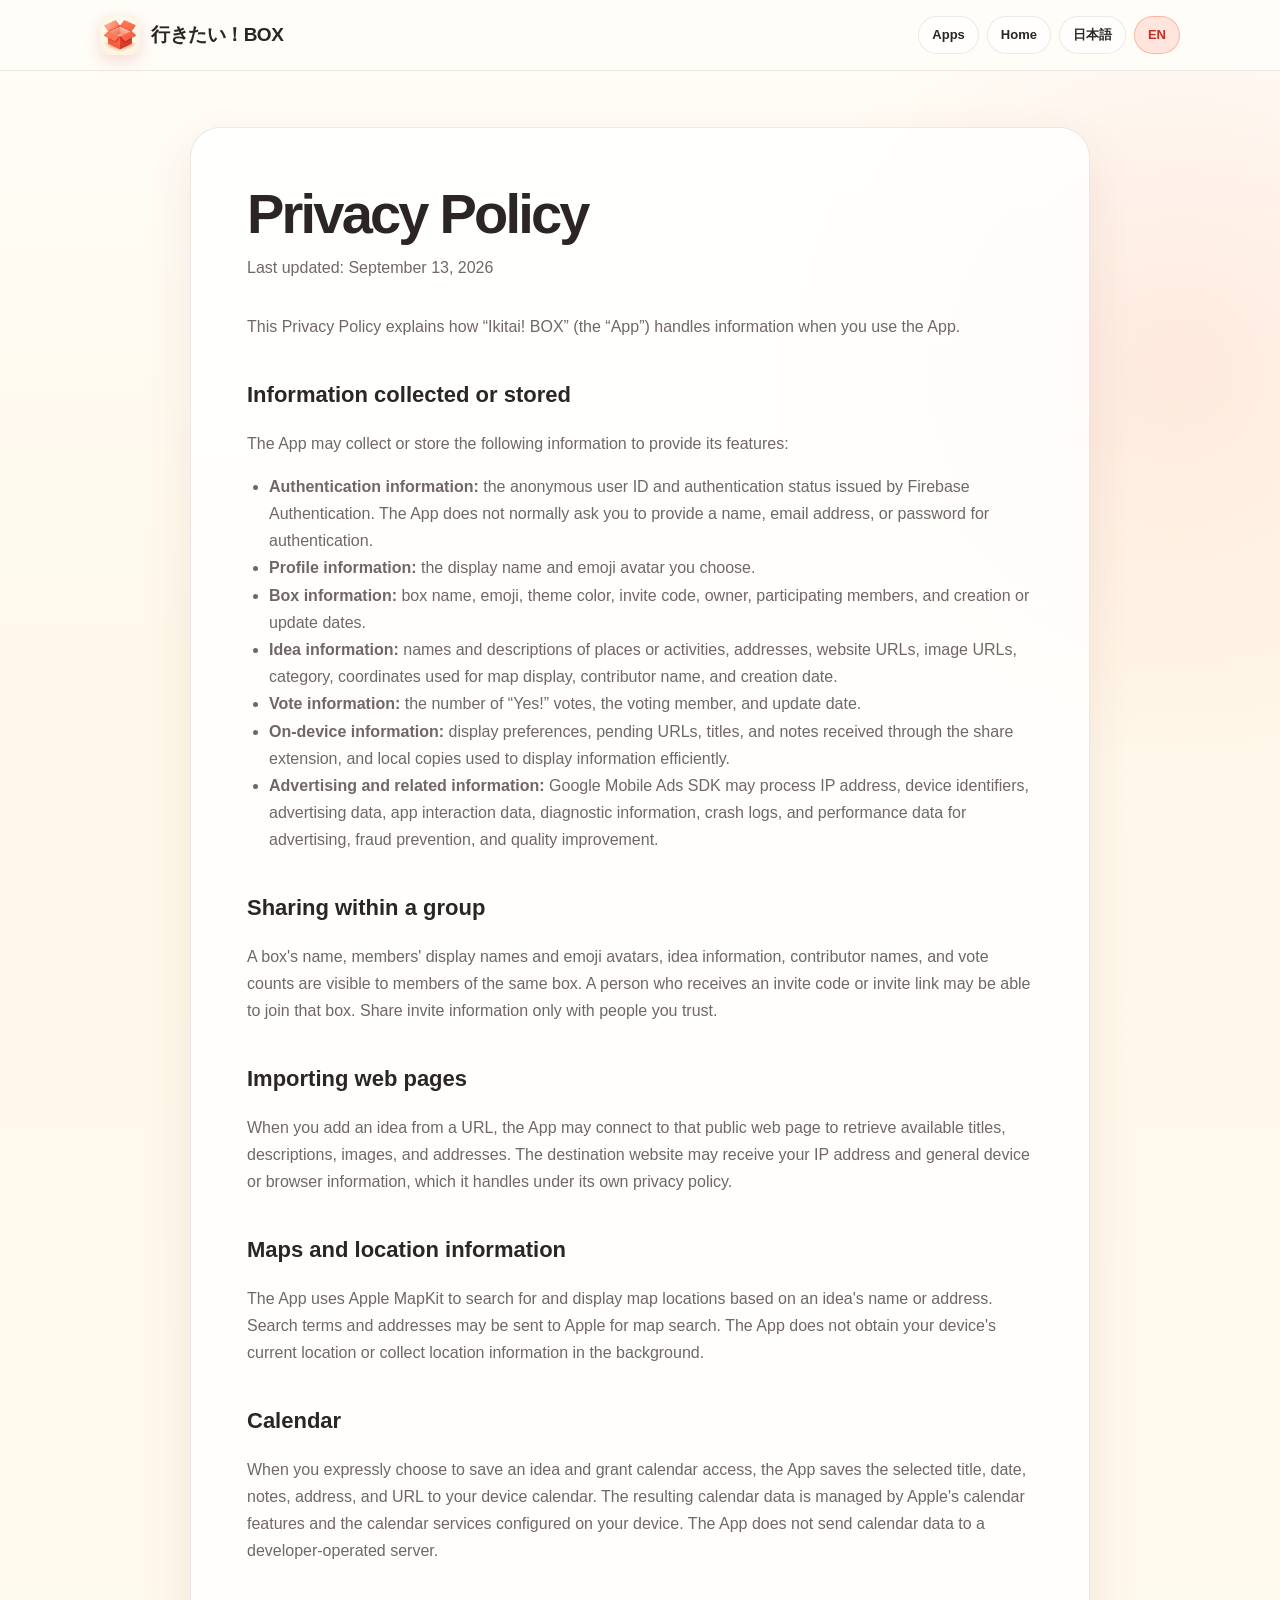
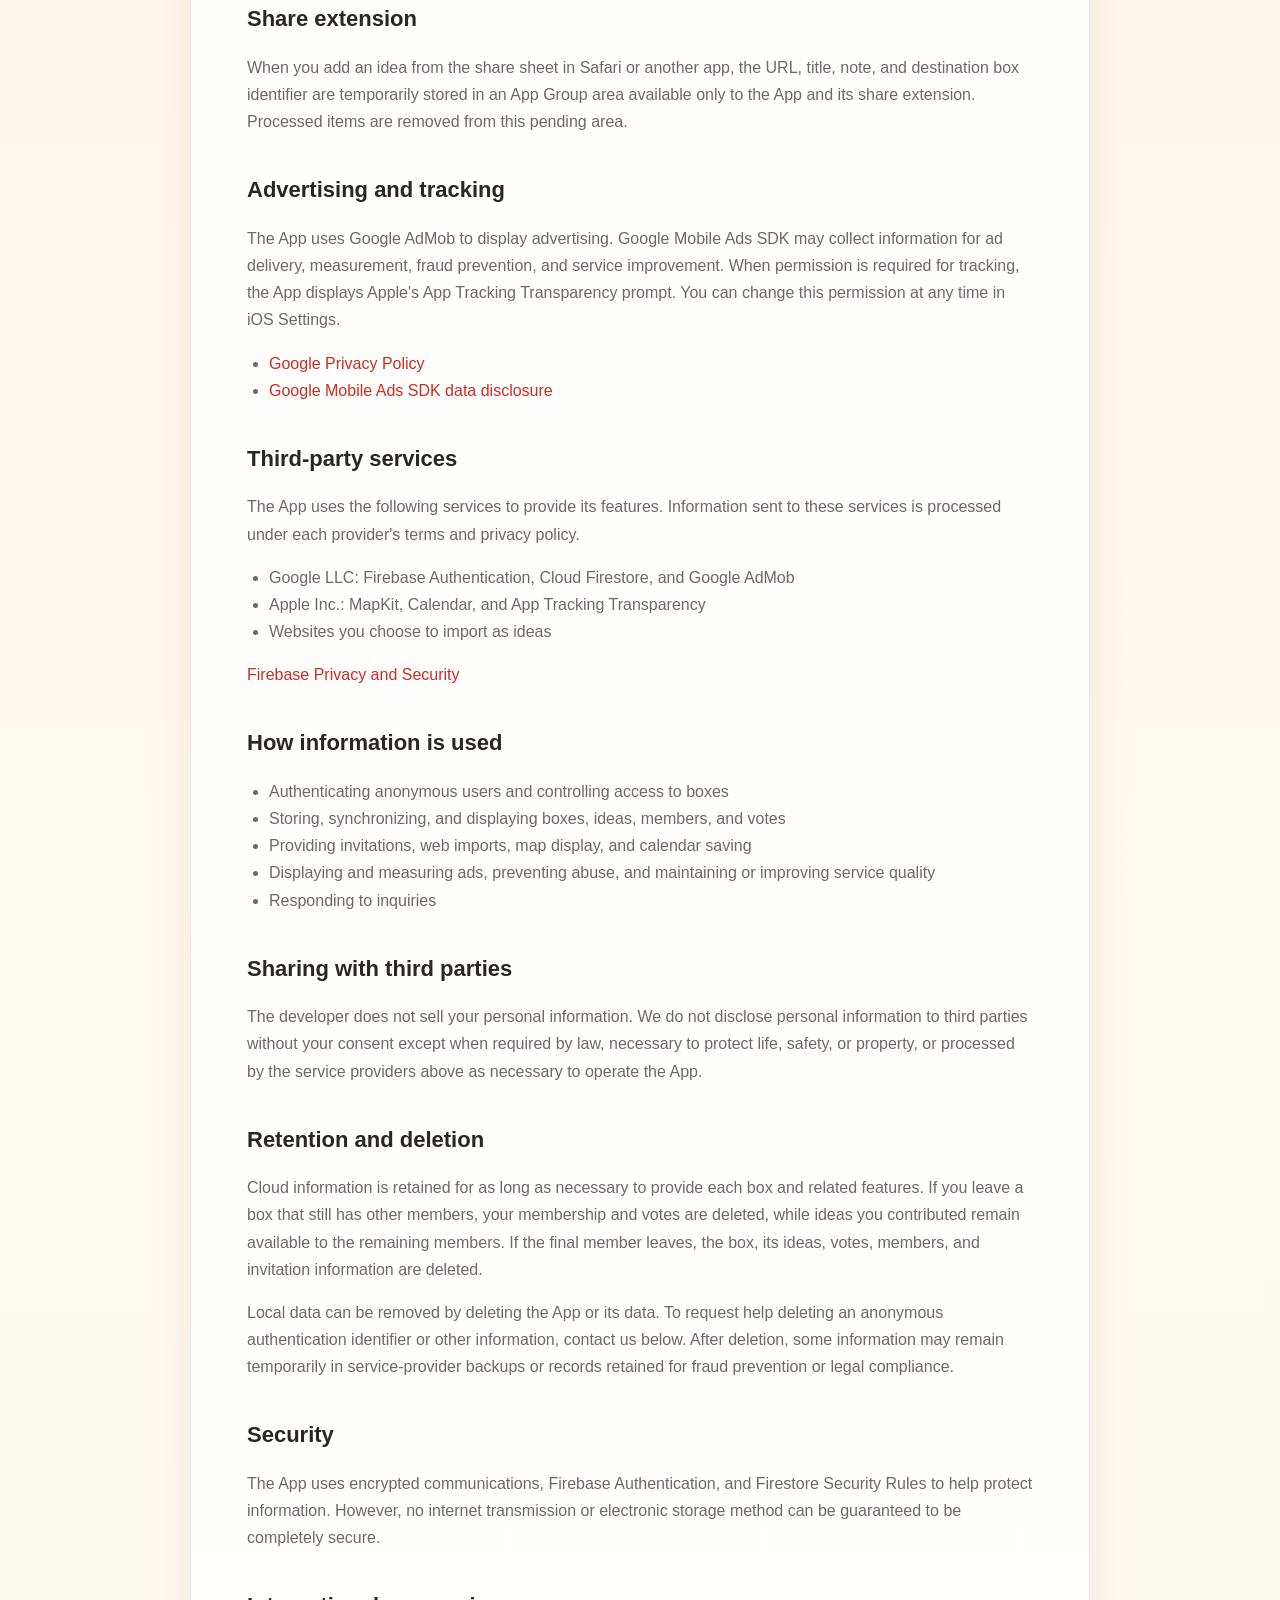
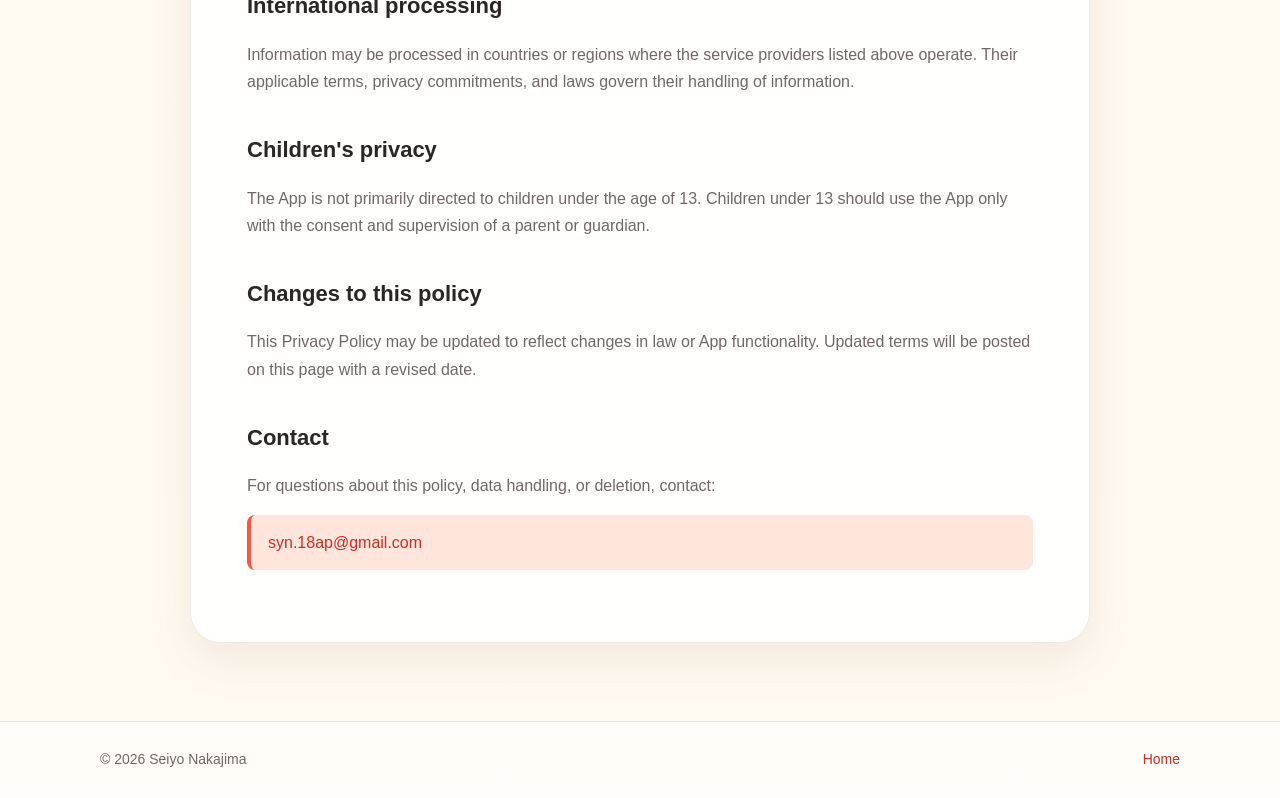
<file: IkitaiBox/privacy.html>
<!doctype html>
<html lang="ja" data-active-lang="ja">
<head>
  <meta charset="utf-8">
  <meta name="viewport" content="width=device-width, initial-scale=1">
  <meta name="theme-color" content="#fff8ea">
  <title>プライバシーポリシー - 行きたい！BOX</title>
  <meta name="description" content="行きたい！BOXのプライバシーポリシーです。">
  <link rel="icon" href="./icon.png">
  <link rel="stylesheet" href="./styles.css">
</head>
<body>
  <header>
    <nav class="nav" aria-label="Primary navigation">
      <a class="brand" href="./index.html">
        <img src="./icon.png" alt="">
        <span>行きたい！BOX</span>
      </a>
      <div class="nav-actions">
        <a class="link-button" href="../index.html">
          <span class="inline" data-lang="ja">アプリ一覧</span>
          <span class="inline" data-lang="en">Apps</span>
        </a>
        <a class="link-button" href="./index.html">
          <span class="inline" data-lang="ja">ホーム</span>
          <span class="inline" data-lang="en">Home</span>
        </a>
        <button class="lang-button" type="button" data-set-lang="ja" aria-pressed="true">日本語</button>
        <button class="lang-button" type="button" data-set-lang="en" aria-pressed="false">EN</button>
      </div>
    </nav>
  </header>

  <main class="policy-wrap">
    <article class="policy" data-lang="ja">
      <h1>プライバシーポリシー</h1>
      <p class="updated">最終更新日：2026年9月13日</p>

      <p>本プライバシーポリシーは、「行きたい！BOX」（以下「本アプリ」）における利用者情報の取り扱いについて説明するものです。</p>

      <h2>取得・保存する情報</h2>
      <p>本アプリは、機能を提供するため、次の情報を取得または保存する場合があります。</p>
      <ul>
        <li><strong>認証情報：</strong>Firebase Authenticationが発行する匿名ユーザーIDおよび認証状態。本アプリは、通常の利用において氏名、メールアドレス、パスワードの入力を求めません。</li>
        <li><strong>プロフィール情報：</strong>利用者が設定した表示名および絵文字アイコン。</li>
        <li><strong>BOX情報：</strong>BOXの名前、絵文字、テーマカラー、招待コード、作成者、参加メンバーおよび作成・更新日時。</li>
        <li><strong>候補情報：</strong>場所や体験の名称、説明、住所、WebサイトURL、画像URL、カテゴリ、地図表示用の座標、提案者および作成日時。</li>
        <li><strong>投票情報：</strong>「アリ！」の回数、投票したメンバーおよび更新日時。</li>
        <li><strong>端末内の情報：</strong>表示設定、共有機能から受け取った未処理のURL・タイトル・メモ、および表示を高速化するためのローカルコピー。</li>
        <li><strong>広告等に関する情報：</strong>IPアドレス、端末識別子、広告データ、アプリ操作情報、診断情報、クラッシュログ、パフォーマンスデータ等が、広告配信、不正防止および品質改善のためにGoogle Mobile Ads SDKによって処理される場合があります。</li>
      </ul>

      <h2>グループ内での共有</h2>
      <p>BOXの名前、参加メンバーの表示名と絵文字、候補情報、提案者名および投票回数は、同じBOXに参加しているメンバーへ表示されます。招待コードまたは招待リンクを受け取った人は、そのBOXへ参加できる場合があります。招待情報は信頼できる相手とのみ共有してください。</p>

      <h2>Webページからの取り込み</h2>
      <p>利用者がURLから候補を追加した場合、本アプリは指定されたWebページへアクセスし、公開されているタイトル、説明、画像、住所等を取得することがあります。この通信では、接続先のWebサイトにIPアドレス、端末やブラウザに関する一般的な情報等が送信される場合があり、接続先のプライバシーポリシーに従って取り扱われます。</p>

      <h2>地図・位置情報</h2>
      <p>本アプリは、候補の名称や住所から地図上の地点を検索・表示するためにApple MapKitを使用します。検索語や住所は、地図検索のためAppleへ送信される場合があります。本アプリは端末の現在地を取得せず、バックグラウンドで位置情報を収集しません。</p>

      <h2>カレンダー</h2>
      <p>利用者が明示的に操作し、カレンダーへのアクセスを許可した場合、本アプリは選択した候補の名称、日時、メモ、住所およびURLを端末のカレンダーへ保存します。保存後のカレンダーデータは、Appleのカレンダー機能および利用者が設定したカレンダーサービスによって管理されます。本アプリは、カレンダー情報を開発者のサーバーへ送信しません。</p>

      <h2>共有機能</h2>
      <p>Safari等の共有シートから候補を追加する際、URL、タイトル、メモおよび追加先BOXの識別子を、本アプリと共有拡張機能だけが利用できるApp Group領域へ一時保存します。処理済みの項目はこの保留領域から削除されます。</p>

      <h2>広告とトラッキング</h2>
      <p>本アプリは広告表示のためGoogle AdMobを使用します。Google Mobile Ads SDKは、広告配信、測定、不正防止、サービス改善等の目的で情報を収集する場合があります。トラッキングに利用者の許可が必要な場合、本アプリはiOSのApp Tracking Transparency画面を表示します。許可はiOSの設定からいつでも変更できます。</p>
      <ul>
        <li><a href="https://policies.google.com/privacy?hl=ja" rel="noopener">Google プライバシーポリシー</a></li>
        <li><a href="https://developers.google.com/admob/ios/privacy/data-disclosure?hl=ja" rel="noopener">Google Mobile Ads SDKのデータ開示</a></li>
      </ul>

      <h2>外部サービス</h2>
      <p>本アプリは、機能提供のために以下の外部サービスを利用します。各サービスへ送信された情報は、それぞれの提供者の規約およびプライバシーポリシーに従って処理されます。</p>
      <ul>
        <li>Google LLC：Firebase Authentication、Cloud Firestore、Google AdMob</li>
        <li>Apple Inc.：MapKit、カレンダーおよびApp Tracking Transparency</li>
        <li>利用者が候補として指定したWebサイト</li>
      </ul>
      <p><a href="https://firebase.google.com/support/privacy?hl=ja" rel="noopener">Firebaseのプライバシーとセキュリティ</a></p>

      <h2>利用目的</h2>
      <ul>
        <li>匿名ユーザーの認証およびBOXへのアクセス管理</li>
        <li>BOX、候補、メンバーおよび投票の保存・同期・表示</li>
        <li>招待、Webページ取り込み、地図表示およびカレンダー保存機能の提供</li>
        <li>広告の表示、広告効果の測定、不正利用の防止およびサービス品質の維持・改善</li>
        <li>お問い合わせへの対応</li>
      </ul>

      <h2>第三者提供</h2>
      <p>開発者は、利用者の個人情報を販売しません。法令に基づく場合、人の生命・身体・財産を保護するために必要な場合、または本アプリの提供に必要な範囲で上記サービス提供者が処理する場合を除き、本人の同意なく個人情報を第三者へ提供しません。</p>

      <h2>保存期間と削除</h2>
      <p>クラウド上の情報は、BOXおよび関連機能の提供に必要な期間保存します。利用者が複数人のBOXから退出すると、その利用者のメンバー情報と投票は削除されますが、その利用者が提案した候補は残るメンバーのために保持されます。最後の1人が退出した場合、そのBOX、候補、投票、メンバーおよび招待情報は削除されます。</p>
      <p>端末内のローカルデータは、アプリの削除等によって消去できます。匿名認証用IDその他の削除について支援が必要な場合は、下記お問い合わせ先までご連絡ください。削除後も、サービス提供者のバックアップ、不正防止または法令上必要な記録に一定期間残る場合があります。</p>

      <h2>安全管理</h2>
      <p>本アプリは、通信の暗号化、Firebase AuthenticationおよびFirestore Security Rulesによるアクセス制御等を用いて情報の保護に努めます。ただし、インターネット上の通信および電子的な保存の完全な安全性を保証することはできません。</p>

      <h2>国際的なデータ処理</h2>
      <p>情報は、上記の外部サービス提供者が事業を行う国または地域で処理される場合があります。その取り扱いには、各提供者に適用される規約、プライバシー上の取り組みおよび法令が適用されます。</p>

      <h2>子どものプライバシー</h2>
      <p>本アプリは、13歳未満の子どもを主な対象としていません。13歳未満の子どもが利用する場合は、保護者の同意と管理のもとで利用してください。</p>

      <h2>本ポリシーの変更</h2>
      <p>本ポリシーは、法令や本アプリの機能変更等に応じて更新する場合があります。変更後の内容は、本ページに掲載し、最終更新日を変更します。</p>

      <h2>お問い合わせ</h2>
      <p>本ポリシー、データの取り扱いまたは削除に関するお問い合わせは、以下までお願いいたします。</p>
      <p class="note"><a href="mailto:syn.18ap@gmail.com">syn.18ap@gmail.com</a></p>
    </article>

    <article class="policy" data-lang="en">
      <h1>Privacy Policy</h1>
      <p class="updated">Last updated: September 13, 2026</p>

      <p>This Privacy Policy explains how “Ikitai! BOX” (the “App”) handles information when you use the App.</p>

      <h2>Information collected or stored</h2>
      <p>The App may collect or store the following information to provide its features:</p>
      <ul>
        <li><strong>Authentication information:</strong> the anonymous user ID and authentication status issued by Firebase Authentication. The App does not normally ask you to provide a name, email address, or password for authentication.</li>
        <li><strong>Profile information:</strong> the display name and emoji avatar you choose.</li>
        <li><strong>Box information:</strong> box name, emoji, theme color, invite code, owner, participating members, and creation or update dates.</li>
        <li><strong>Idea information:</strong> names and descriptions of places or activities, addresses, website URLs, image URLs, category, coordinates used for map display, contributor name, and creation date.</li>
        <li><strong>Vote information:</strong> the number of “Yes!” votes, the voting member, and update date.</li>
        <li><strong>On-device information:</strong> display preferences, pending URLs, titles, and notes received through the share extension, and local copies used to display information efficiently.</li>
        <li><strong>Advertising and related information:</strong> Google Mobile Ads SDK may process IP address, device identifiers, advertising data, app interaction data, diagnostic information, crash logs, and performance data for advertising, fraud prevention, and quality improvement.</li>
      </ul>

      <h2>Sharing within a group</h2>
      <p>A box's name, members' display names and emoji avatars, idea information, contributor names, and vote counts are visible to members of the same box. A person who receives an invite code or invite link may be able to join that box. Share invite information only with people you trust.</p>

      <h2>Importing web pages</h2>
      <p>When you add an idea from a URL, the App may connect to that public web page to retrieve available titles, descriptions, images, and addresses. The destination website may receive your IP address and general device or browser information, which it handles under its own privacy policy.</p>

      <h2>Maps and location information</h2>
      <p>The App uses Apple MapKit to search for and display map locations based on an idea's name or address. Search terms and addresses may be sent to Apple for map search. The App does not obtain your device's current location or collect location information in the background.</p>

      <h2>Calendar</h2>
      <p>When you expressly choose to save an idea and grant calendar access, the App saves the selected title, date, notes, address, and URL to your device calendar. The resulting calendar data is managed by Apple's calendar features and the calendar services configured on your device. The App does not send calendar data to a developer-operated server.</p>

      <h2>Share extension</h2>
      <p>When you add an idea from the share sheet in Safari or another app, the URL, title, note, and destination box identifier are temporarily stored in an App Group area available only to the App and its share extension. Processed items are removed from this pending area.</p>

      <h2>Advertising and tracking</h2>
      <p>The App uses Google AdMob to display advertising. Google Mobile Ads SDK may collect information for ad delivery, measurement, fraud prevention, and service improvement. When permission is required for tracking, the App displays Apple's App Tracking Transparency prompt. You can change this permission at any time in iOS Settings.</p>
      <ul>
        <li><a href="https://policies.google.com/privacy" rel="noopener">Google Privacy Policy</a></li>
        <li><a href="https://developers.google.com/admob/ios/privacy/data-disclosure" rel="noopener">Google Mobile Ads SDK data disclosure</a></li>
      </ul>

      <h2>Third-party services</h2>
      <p>The App uses the following services to provide its features. Information sent to these services is processed under each provider's terms and privacy policy.</p>
      <ul>
        <li>Google LLC: Firebase Authentication, Cloud Firestore, and Google AdMob</li>
        <li>Apple Inc.: MapKit, Calendar, and App Tracking Transparency</li>
        <li>Websites you choose to import as ideas</li>
      </ul>
      <p><a href="https://firebase.google.com/support/privacy" rel="noopener">Firebase Privacy and Security</a></p>

      <h2>How information is used</h2>
      <ul>
        <li>Authenticating anonymous users and controlling access to boxes</li>
        <li>Storing, synchronizing, and displaying boxes, ideas, members, and votes</li>
        <li>Providing invitations, web imports, map display, and calendar saving</li>
        <li>Displaying and measuring ads, preventing abuse, and maintaining or improving service quality</li>
        <li>Responding to inquiries</li>
      </ul>

      <h2>Sharing with third parties</h2>
      <p>The developer does not sell your personal information. We do not disclose personal information to third parties without your consent except when required by law, necessary to protect life, safety, or property, or processed by the service providers above as necessary to operate the App.</p>

      <h2>Retention and deletion</h2>
      <p>Cloud information is retained for as long as necessary to provide each box and related features. If you leave a box that still has other members, your membership and votes are deleted, while ideas you contributed remain available to the remaining members. If the final member leaves, the box, its ideas, votes, members, and invitation information are deleted.</p>
      <p>Local data can be removed by deleting the App or its data. To request help deleting an anonymous authentication identifier or other information, contact us below. After deletion, some information may remain temporarily in service-provider backups or records retained for fraud prevention or legal compliance.</p>

      <h2>Security</h2>
      <p>The App uses encrypted communications, Firebase Authentication, and Firestore Security Rules to help protect information. However, no internet transmission or electronic storage method can be guaranteed to be completely secure.</p>

      <h2>International processing</h2>
      <p>Information may be processed in countries or regions where the service providers listed above operate. Their applicable terms, privacy commitments, and laws govern their handling of information.</p>

      <h2>Children's privacy</h2>
      <p>The App is not primarily directed to children under the age of 13. Children under 13 should use the App only with the consent and supervision of a parent or guardian.</p>

      <h2>Changes to this policy</h2>
      <p>This Privacy Policy may be updated to reflect changes in law or App functionality. Updated terms will be posted on this page with a revised date.</p>

      <h2>Contact</h2>
      <p>For questions about this policy, data handling, or deletion, contact:</p>
      <p class="note"><a href="mailto:syn.18ap@gmail.com">syn.18ap@gmail.com</a></p>
    </article>
  </main>

  <footer>
    <div class="footer-inner">
      <span>© 2026 Seiyo Nakajima</span>
      <a href="./index.html">
        <span class="inline" data-lang="ja">ホーム</span>
        <span class="inline" data-lang="en">Home</span>
      </a>
    </div>
  </footer>

  <script>
    const root = document.documentElement;
    const buttons = document.querySelectorAll("[data-set-lang]");
    const saved = localStorage.getItem("ikitaibox-lang");
    const browserLang = (navigator.language || "").toLowerCase().startsWith("ja") ? "ja" : "en";

    function setLanguage(lang) {
      root.dataset.activeLang = lang;
      root.lang = lang;
      localStorage.setItem("ikitaibox-lang", lang);
      buttons.forEach((button) => {
        button.setAttribute("aria-pressed", button.dataset.setLang === lang ? "true" : "false");
      });
    }

    buttons.forEach((button) => button.addEventListener("click", () => setLanguage(button.dataset.setLang)));
    setLanguage(saved || browserLang);
  </script>
</body>
</html>
</file>
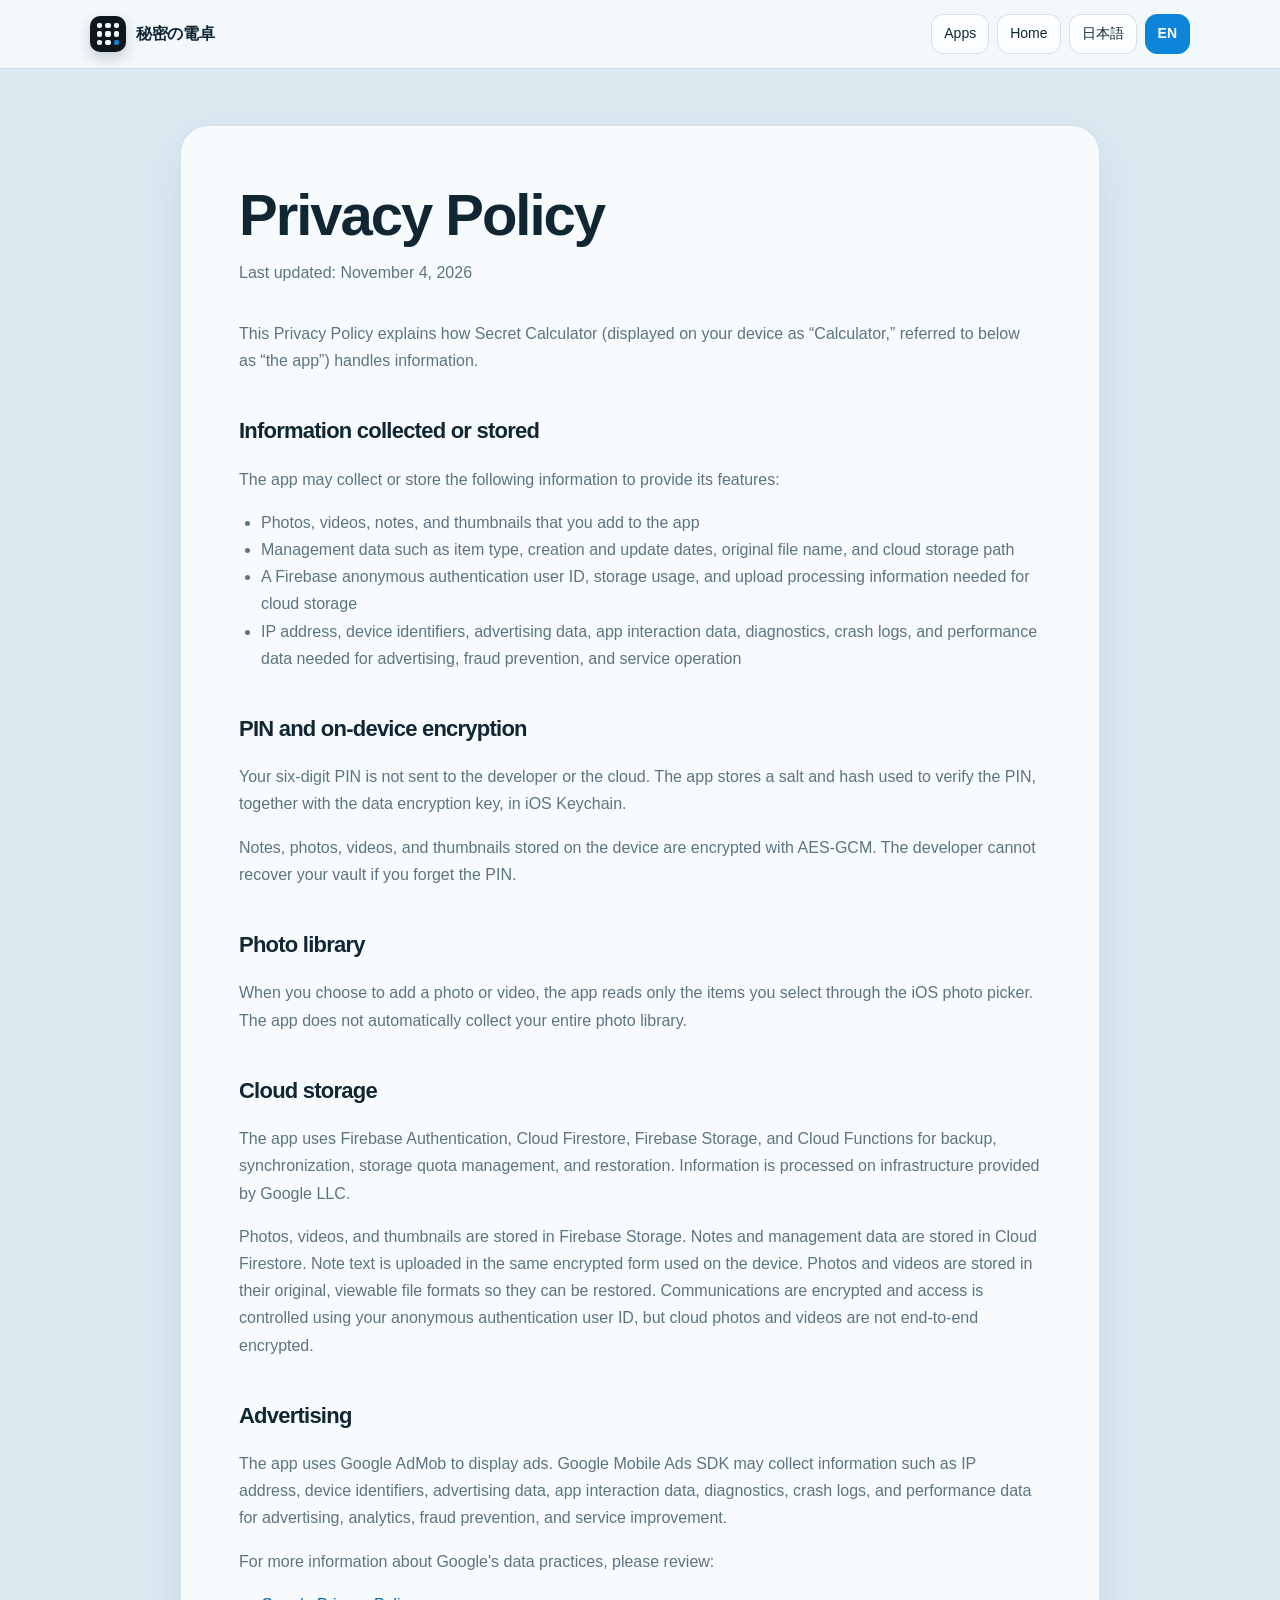
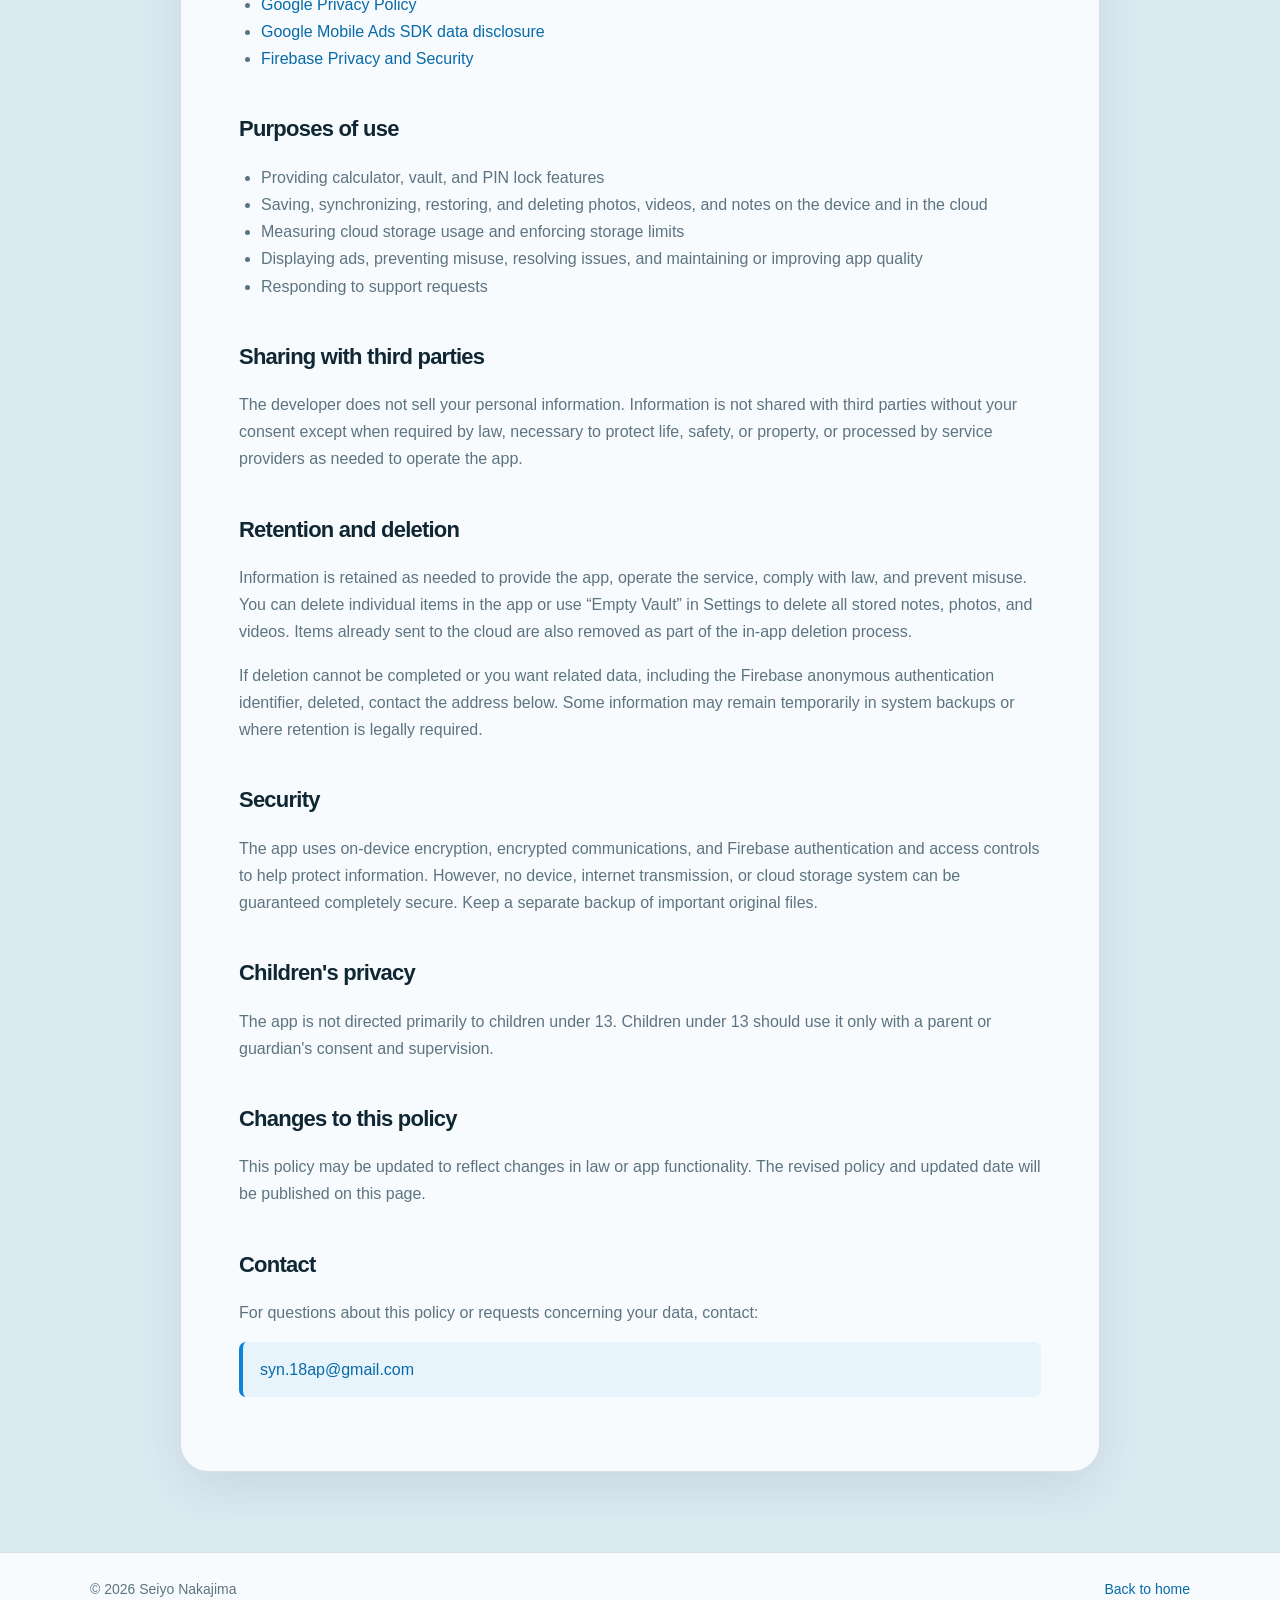
<file: SecretCalculator/privacy.html>
<!doctype html>
<html lang="ja" data-active-lang="ja">
<head>
  <meta charset="utf-8">
  <meta name="viewport" content="width=device-width, initial-scale=1">
  <meta name="theme-color" content="#dceaf2">
  <title>プライバシーポリシー | 秘密の電卓</title>
  <meta name="description" content="秘密の電卓（Calculator）のプライバシーポリシーです。">
  <link rel="stylesheet" href="./styles.css">
</head>
<body>
  <header>
    <nav class="nav" aria-label="Primary navigation">
      <a class="brand" href="./index.html"><span class="brand-mark" aria-hidden="true"><i></i><i></i><i></i><i></i><i></i><i></i><i></i><i></i><i></i></span><span>秘密の電卓</span></a>
      <div class="nav-actions">
        <a class="link-button" href="../index.html"><span class="inline" data-lang="ja">アプリ一覧</span><span class="inline" data-lang="en">Apps</span></a>
        <a class="link-button" href="./index.html"><span class="inline" data-lang="ja">ホーム</span><span class="inline" data-lang="en">Home</span></a>
        <button class="lang-button" type="button" data-set-lang="ja" aria-pressed="true">日本語</button>
        <button class="lang-button" type="button" data-set-lang="en" aria-pressed="false">EN</button>
      </div>
    </nav>
  </header>

  <main class="policy-wrap">
    <article class="policy" data-lang="ja">
      <h1>プライバシーポリシー</h1>
      <p class="updated">最終更新日：2026年11月4日</p>
      <p>本プライバシーポリシーは、秘密の電卓（アプリ上の表示名：Calculator。以下「本アプリ」）におけるユーザー情報の取り扱いについて説明するものです。</p>

      <h2>取得・保存する情報</h2>
      <p>本アプリは、機能提供のために以下の情報を取得または保存する場合があります。</p>
      <ul>
        <li>ユーザーが本アプリへ追加した写真、動画、メモおよびそれらのサムネイル</li>
        <li>データの種類、作成・更新日時、元のファイル名、クラウド上の保存先などの管理情報</li>
        <li>クラウド保存に必要なFirebase匿名認証のユーザーID、使用容量およびアップロード処理の情報</li>
        <li>広告配信、不正防止、サービス維持に必要なIPアドレス、端末識別子、広告データ、アプリ操作情報、診断情報、クラッシュログ、パフォーマンスデータ等</li>
      </ul>

      <h2>暗証番号と端末内の暗号化</h2>
      <p>設定した6桁の暗証番号そのものを、開発者またはクラウドへ送信することはありません。端末内には、暗証番号を確認するためのソルトとハッシュ、ならびにデータの暗号鍵をiOS Keychainへ保存します。</p>
      <p>端末内のメモ、写真、動画およびサムネイルはAES-GCMで暗号化して保存します。暗証番号を忘れた場合に開発者が復旧することはできません。</p>

      <h2>写真ライブラリ</h2>
      <p>ユーザーが写真または動画の追加操作を行った場合、iOSの写真選択画面を通じて選択された項目だけを読み込みます。本アプリが写真ライブラリ全体を自動的に収集することはありません。</p>

      <h2>クラウド保存</h2>
      <p>本アプリは、データのバックアップ、同期、容量管理および復元機能のためにFirebase Authentication、Cloud Firestore、Firebase Storage、Cloud Functionsを使用します。これらのサービスでは、Google LLCが提供する基盤上で情報が処理されます。</p>
      <p>写真、動画、サムネイルはFirebase Storageに、メモおよび管理情報はCloud Firestoreに保存されます。メモ本文は端末内と同じ暗号化済みデータとして送信されます。写真および動画は、表示・復元可能な元のファイル形式でクラウドに保存されます。通信は暗号化され、匿名認証のユーザーIDに基づくアクセス制御を行いますが、クラウド上の写真・動画がエンドツーエンド暗号化されるものではありません。</p>

      <h2>広告</h2>
      <p>本アプリは、広告表示のためにGoogle AdMobを使用します。Google Mobile Ads SDKは、広告配信、分析、不正防止、サービス改善などの目的で、IPアドレス、端末識別子、広告データ、アプリ操作情報、診断情報、クラッシュログ、パフォーマンスデータ等を収集する場合があります。</p>
      <p>Googleによる情報の取り扱いについては、以下をご確認ください。</p>
      <ul>
        <li><a href="https://policies.google.com/privacy?hl=ja" rel="noopener">Google プライバシーポリシー</a></li>
        <li><a href="https://developers.google.com/admob/ios/privacy/data-disclosure?hl=ja" rel="noopener">Google Mobile Ads SDKのデータ開示</a></li>
        <li><a href="https://firebase.google.com/support/privacy?hl=ja" rel="noopener">Firebaseのプライバシーとセキュリティ</a></li>
      </ul>

      <h2>利用目的</h2>
      <ul>
        <li>電卓、保管庫、暗証番号によるロック機能の提供</li>
        <li>写真、動画、メモの端末内保存、クラウド保存、同期、復元および削除</li>
        <li>クラウド使用容量の計測と上限管理</li>
        <li>広告の表示、不正利用の防止、障害対応およびアプリの品質維持・改善</li>
        <li>お問い合わせへの対応</li>
      </ul>

      <h2>第三者提供</h2>
      <p>開発者は、ユーザーの個人情報を販売しません。法令に基づく場合、生命・身体・財産の保護に必要な場合、または本アプリの提供に必要な範囲で委託先が処理する場合を除き、本人の同意なく個人情報を第三者へ提供しません。</p>

      <h2>保存期間とデータの削除</h2>
      <p>情報は、本アプリの機能提供、サービス維持、法令遵守、不正防止に必要な期間保存します。ユーザーはアプリ内で個別の項目を削除でき、設定画面の「保管庫を空にする」から保存したメモ、写真、動画をまとめて削除できます。クラウドへ送信済みの項目も、アプリからの削除処理にあわせて削除されます。</p>
      <p>削除できない場合や、Firebase匿名認証の識別子を含む関連データの削除を希望する場合は、下記のお問い合わせ先までご連絡ください。システムのバックアップや法令上保存が必要な記録には、一定期間残ることがあります。</p>

      <h2>安全管理</h2>
      <p>本アプリは、端末内データの暗号化、通信の暗号化、Firebaseの認証・アクセス制御などを利用して情報の保護に努めます。ただし、端末、インターネット通信またはクラウド保存の完全な安全性を保証するものではありません。重要な元データは別途バックアップしてください。</p>

      <h2>子どものプライバシー</h2>
      <p>本アプリは、13歳未満の子どもを主な対象としたものではありません。13歳未満の方が利用する場合は、保護者の同意と管理のもとで利用してください。</p>

      <h2>本ポリシーの変更</h2>
      <p>本プライバシーポリシーは、法令や本アプリの機能変更等に応じて改定する場合があります。変更後の内容は本ページに掲載し、更新日を変更します。</p>

      <h2>お問い合わせ</h2>
      <p>本ポリシーまたはデータの取り扱いに関するお問い合わせは、以下までお願いいたします。</p>
      <p class="note"><a href="mailto:syn.18ap@gmail.com">syn.18ap@gmail.com</a></p>
    </article>

    <article class="policy" data-lang="en">
      <h1>Privacy Policy</h1>
      <p class="updated">Last updated: November 4, 2026</p>
      <p>This Privacy Policy explains how Secret Calculator (displayed on your device as “Calculator,” referred to below as “the app”) handles information.</p>

      <h2>Information collected or stored</h2>
      <p>The app may collect or store the following information to provide its features:</p>
      <ul>
        <li>Photos, videos, notes, and thumbnails that you add to the app</li>
        <li>Management data such as item type, creation and update dates, original file name, and cloud storage path</li>
        <li>A Firebase anonymous authentication user ID, storage usage, and upload processing information needed for cloud storage</li>
        <li>IP address, device identifiers, advertising data, app interaction data, diagnostics, crash logs, and performance data needed for advertising, fraud prevention, and service operation</li>
      </ul>

      <h2>PIN and on-device encryption</h2>
      <p>Your six-digit PIN is not sent to the developer or the cloud. The app stores a salt and hash used to verify the PIN, together with the data encryption key, in iOS Keychain.</p>
      <p>Notes, photos, videos, and thumbnails stored on the device are encrypted with AES-GCM. The developer cannot recover your vault if you forget the PIN.</p>

      <h2>Photo library</h2>
      <p>When you choose to add a photo or video, the app reads only the items you select through the iOS photo picker. The app does not automatically collect your entire photo library.</p>

      <h2>Cloud storage</h2>
      <p>The app uses Firebase Authentication, Cloud Firestore, Firebase Storage, and Cloud Functions for backup, synchronization, storage quota management, and restoration. Information is processed on infrastructure provided by Google LLC.</p>
      <p>Photos, videos, and thumbnails are stored in Firebase Storage. Notes and management data are stored in Cloud Firestore. Note text is uploaded in the same encrypted form used on the device. Photos and videos are stored in their original, viewable file formats so they can be restored. Communications are encrypted and access is controlled using your anonymous authentication user ID, but cloud photos and videos are not end-to-end encrypted.</p>

      <h2>Advertising</h2>
      <p>The app uses Google AdMob to display ads. Google Mobile Ads SDK may collect information such as IP address, device identifiers, advertising data, app interaction data, diagnostics, crash logs, and performance data for advertising, analytics, fraud prevention, and service improvement.</p>
      <p>For more information about Google's data practices, please review:</p>
      <ul>
        <li><a href="https://policies.google.com/privacy" rel="noopener">Google Privacy Policy</a></li>
        <li><a href="https://developers.google.com/admob/ios/privacy/data-disclosure" rel="noopener">Google Mobile Ads SDK data disclosure</a></li>
        <li><a href="https://firebase.google.com/support/privacy" rel="noopener">Firebase Privacy and Security</a></li>
      </ul>

      <h2>Purposes of use</h2>
      <ul>
        <li>Providing calculator, vault, and PIN lock features</li>
        <li>Saving, synchronizing, restoring, and deleting photos, videos, and notes on the device and in the cloud</li>
        <li>Measuring cloud storage usage and enforcing storage limits</li>
        <li>Displaying ads, preventing misuse, resolving issues, and maintaining or improving app quality</li>
        <li>Responding to support requests</li>
      </ul>

      <h2>Sharing with third parties</h2>
      <p>The developer does not sell your personal information. Information is not shared with third parties without your consent except when required by law, necessary to protect life, safety, or property, or processed by service providers as needed to operate the app.</p>

      <h2>Retention and deletion</h2>
      <p>Information is retained as needed to provide the app, operate the service, comply with law, and prevent misuse. You can delete individual items in the app or use “Empty Vault” in Settings to delete all stored notes, photos, and videos. Items already sent to the cloud are also removed as part of the in-app deletion process.</p>
      <p>If deletion cannot be completed or you want related data, including the Firebase anonymous authentication identifier, deleted, contact the address below. Some information may remain temporarily in system backups or where retention is legally required.</p>

      <h2>Security</h2>
      <p>The app uses on-device encryption, encrypted communications, and Firebase authentication and access controls to help protect information. However, no device, internet transmission, or cloud storage system can be guaranteed completely secure. Keep a separate backup of important original files.</p>

      <h2>Children's privacy</h2>
      <p>The app is not directed primarily to children under 13. Children under 13 should use it only with a parent or guardian's consent and supervision.</p>

      <h2>Changes to this policy</h2>
      <p>This policy may be updated to reflect changes in law or app functionality. The revised policy and updated date will be published on this page.</p>

      <h2>Contact</h2>
      <p>For questions about this policy or requests concerning your data, contact:</p>
      <p class="note"><a href="mailto:syn.18ap@gmail.com">syn.18ap@gmail.com</a></p>
    </article>
  </main>

  <footer><div class="footer-inner"><span>© 2026 Seiyo Nakajima</span><a href="./index.html"><span class="inline" data-lang="ja">紹介ページへ戻る</span><span class="inline" data-lang="en">Back to home</span></a></div></footer>
  <script>
    const root = document.documentElement;
    const buttons = document.querySelectorAll("[data-set-lang]");
    const saved = localStorage.getItem("secret-calculator-lang");
    const browserLang = (navigator.language || "").toLowerCase().startsWith("ja") ? "ja" : "en";
    function setLanguage(lang) {
      root.dataset.activeLang = lang;
      root.lang = lang;
      localStorage.setItem("secret-calculator-lang", lang);
      buttons.forEach((button) => button.setAttribute("aria-pressed", button.dataset.setLang === lang ? "true" : "false"));
    }
    buttons.forEach((button) => button.addEventListener("click", () => setLanguage(button.dataset.setLang)));
    setLanguage(saved || browserLang);
  </script>
</body>
</html>
</file>
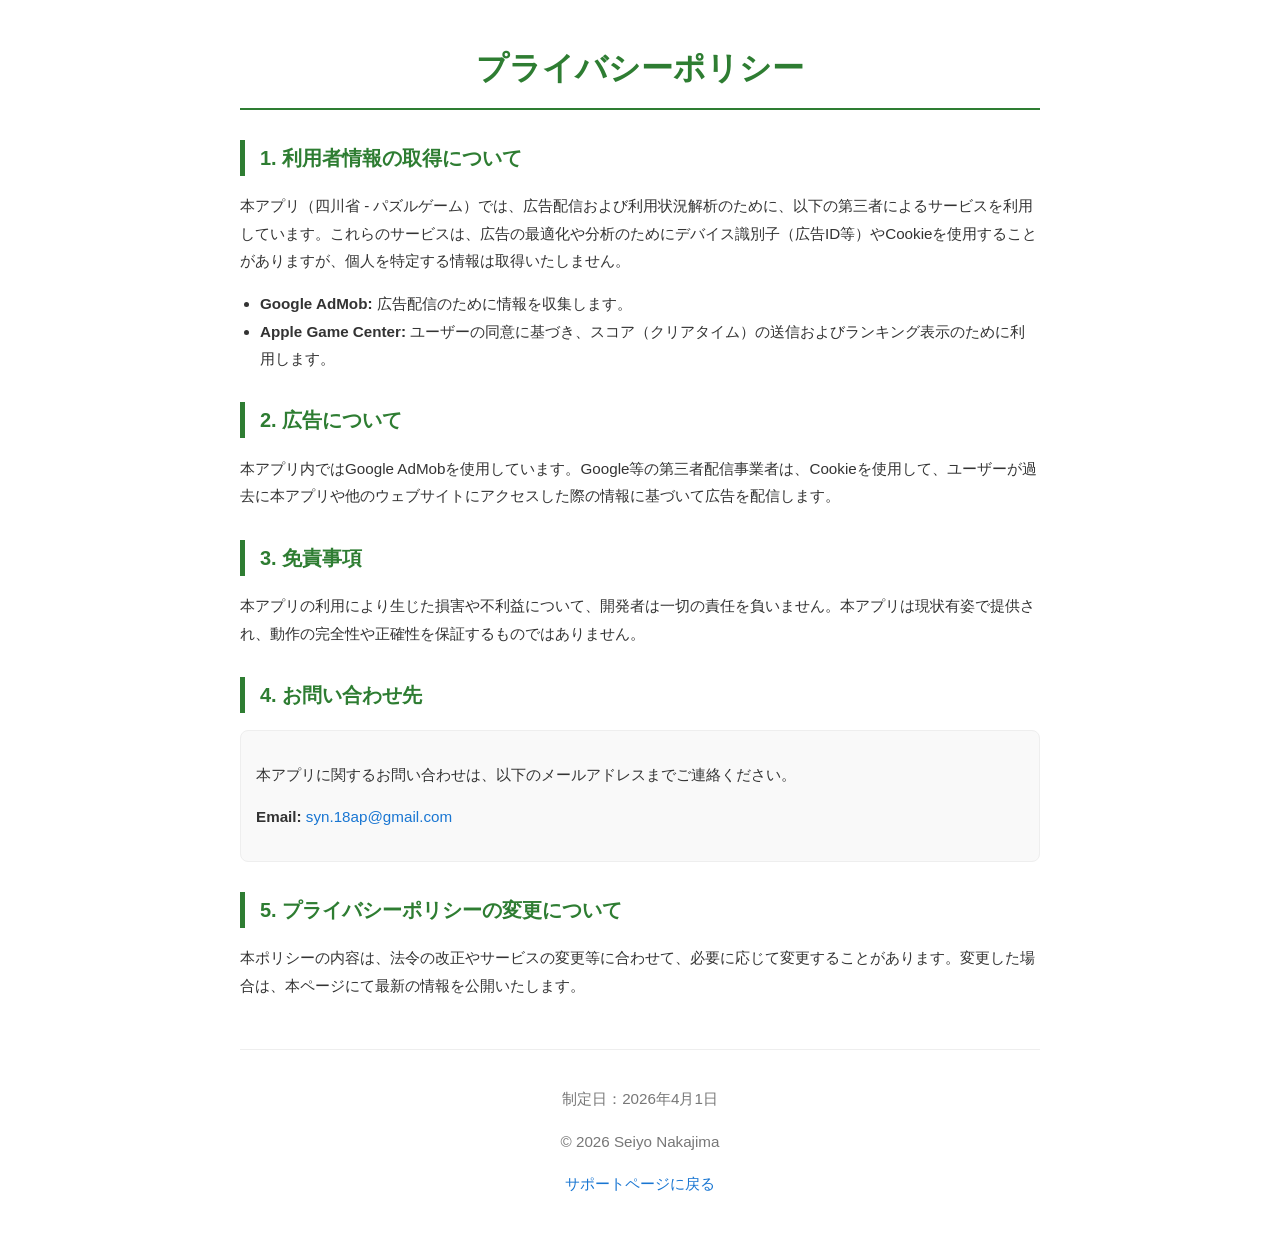
<file: Shisensho/privacy.html>
<!DOCTYPE html>
<html lang="ja">
<head>
    <meta charset="UTF-8">
    <meta name="viewport" content="width=device-width, initial-scale=1.0">
    <title>プライバシーポリシー | 四川省 - パズルゲーム</title>
    <style>
        body { font-family: -apple-system, BlinkMacSystemFont, "Segoe UI", Roboto, "Helvetica Neue", Arial, sans-serif; line-height: 1.8; color: #333; max-width: 800px; margin: 40px auto; padding: 0 20px; }
        h1 { color: #2e7d32; border-bottom: 2px solid #2e7d32; padding-bottom: 10px; text-align: center; }
        h2 { color: #2e7d32; font-size: 1.25rem; margin-top: 30px; border-left: 5px solid #2e7d32; padding-left: 15px; }
        p, li { font-size: 0.95rem; }
        ul { padding-left: 20px; }
        .footer { margin-top: 50px; padding-top: 20px; border-top: 1px solid #eee; text-align: center; font-size: 0.8rem; color: #777; }
        .contact-info { background: #f9f9f9; padding: 15px; border-radius: 8px; border: 1px solid #eee; }
        a { color: #1976d2; text-decoration: none; }
        a:hover { text-decoration: underline; }
    </style>
</head>
<body>

    <h1>プライバシーポリシー</h1>

    <section>
        <h2>1. 利用者情報の取得について</h2>
        <p>本アプリ（四川省 - パズルゲーム）では、広告配信および利用状況解析のために、以下の第三者によるサービスを利用しています。これらのサービスは、広告の最適化や分析のためにデバイス識別子（広告ID等）やCookieを使用することがありますが、個人を特定する情報は取得いたしません。</p>
        <ul>
            <li><strong>Google AdMob:</strong> 広告配信のために情報を収集します。</li>
            <li><strong>Apple Game Center:</strong> ユーザーの同意に基づき、スコア（クリアタイム）の送信およびランキング表示のために利用します。</li>
        </ul>
    </section>

    <section>
        <h2>2. 広告について</h2>
        <p>本アプリ内ではGoogle AdMobを使用しています。Google等の第三者配信事業者は、Cookieを使用して、ユーザーが過去に本アプリや他のウェブサイトにアクセスした際の情報に基づいて広告を配信します。</p>
    </section>

    <section>
        <h2>3. 免責事項</h2>
        <p>本アプリの利用により生じた損害や不利益について、開発者は一切の責任を負いません。本アプリは現状有姿で提供され、動作の完全性や正確性を保証するものではありません。</p>
    </section>

    <section>
        <h2>4. お問い合わせ先</h2>
        <div class="contact-info">
            <p>本アプリに関するお問い合わせは、以下のメールアドレスまでご連絡ください。</p>
            <p><strong>Email:</strong> <a href="mailto:syn.18ap@gmail.com">syn.18ap@gmail.com</a></p>
        </div>
    </section>

    <section>
        <h2>5. プライバシーポリシーの変更について</h2>
        <p>本ポリシーの内容は、法令の改正やサービスの変更等に合わせて、必要に応じて変更することがあります。変更した場合は、本ページにて最新の情報を公開いたします。</p>
    </section>

    <div class="footer">
        <p>制定日：2026年4月1日</p>
        <p>© 2026 Seiyo Nakajima</p>
        <p><a href="./index.html">サポートページに戻る</a></p>
    </div>

</body>
</html>
</file>
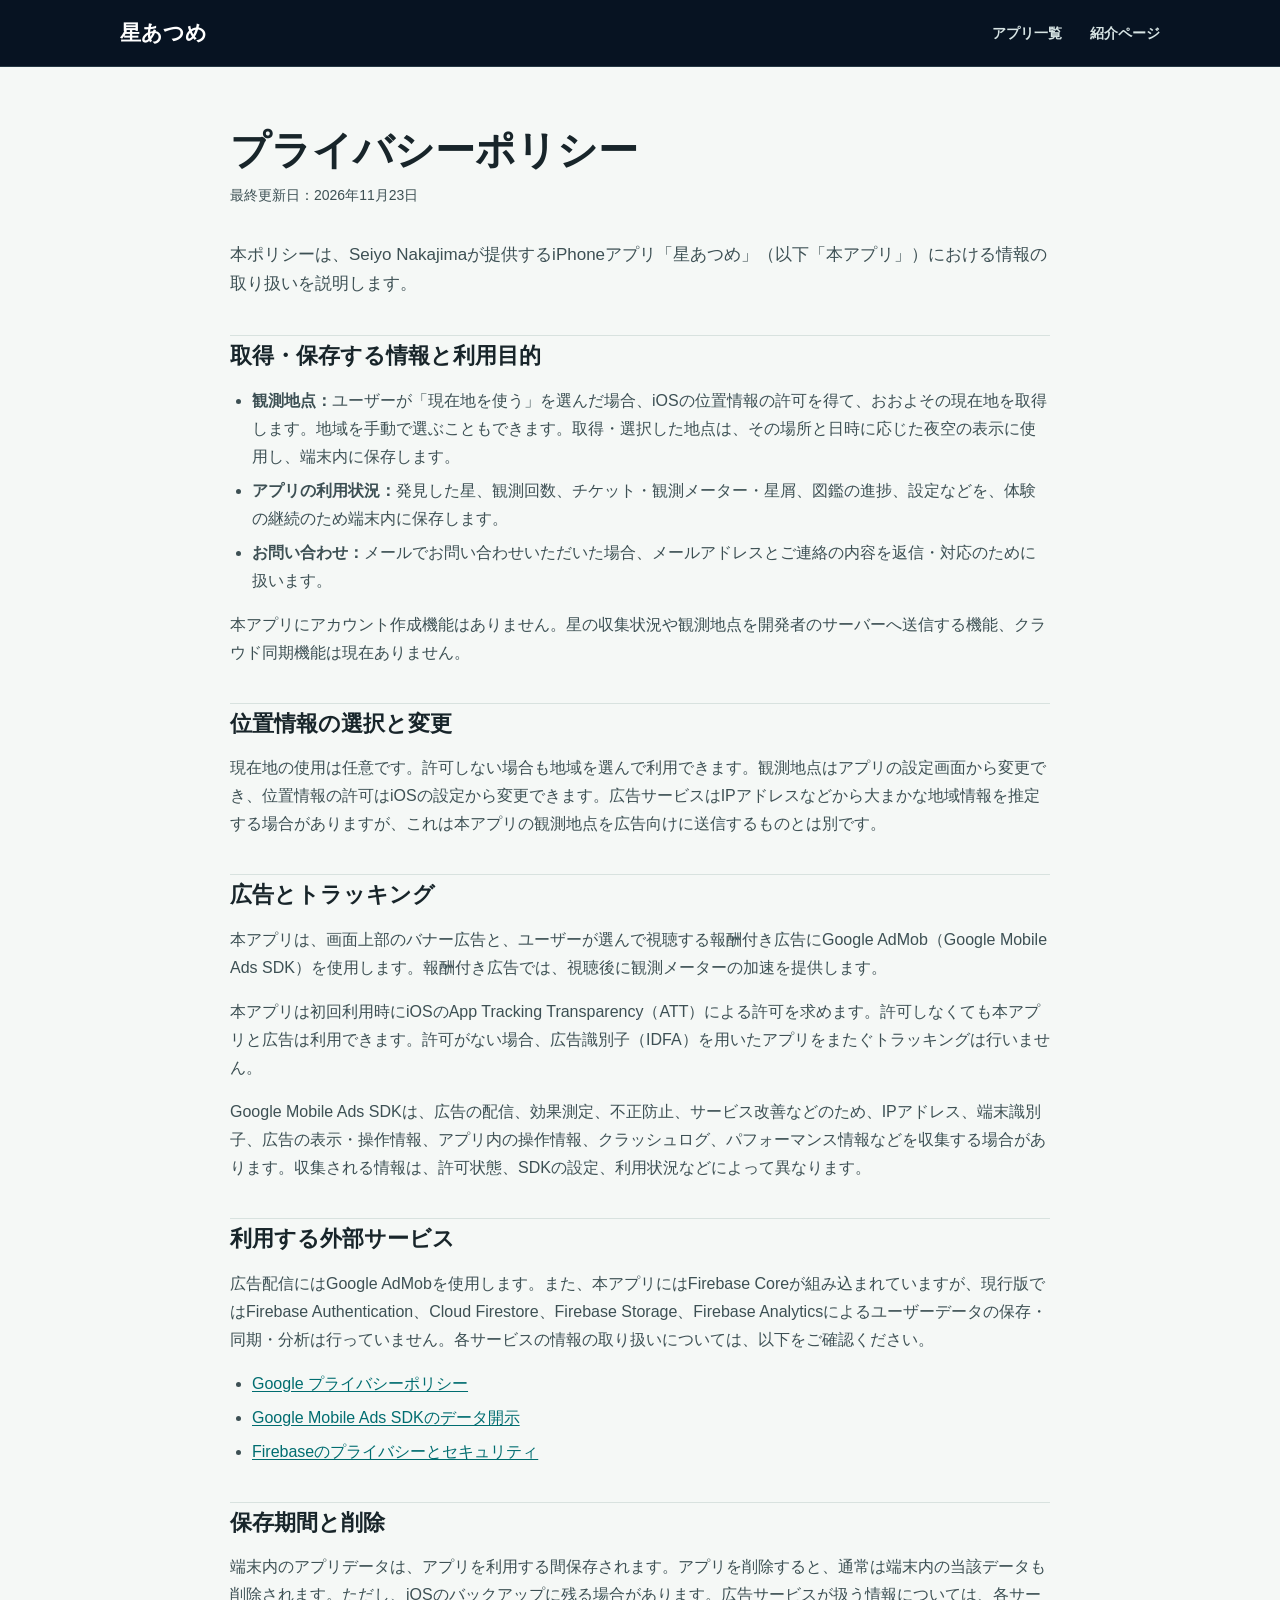
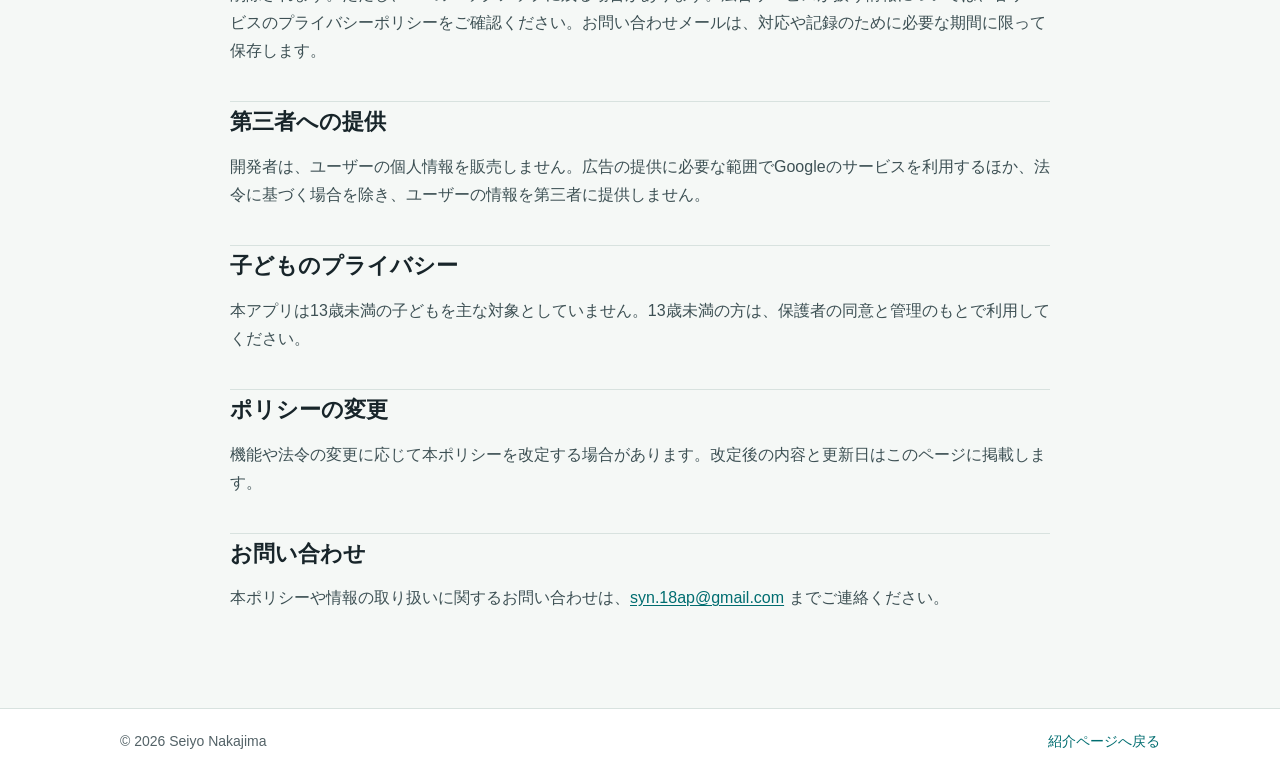
<file: StarCollection/privacy.html>
<!doctype html>
<html lang="ja">
<head>
  <meta charset="utf-8">
  <meta name="viewport" content="width=device-width, initial-scale=1">
  <meta name="theme-color" content="#071322">
  <title>プライバシーポリシー | 星あつめ</title>
  <meta name="description" content="iPhoneアプリ「星あつめ」のプライバシーポリシーです。">
  <link rel="canonical" href="https://syn18ap-oss.github.io/StarCollection/privacy.html">
  <link rel="stylesheet" href="./styles.css">
</head>
<body>
  <header class="site-header">
    <nav class="nav page-width" aria-label="メインナビゲーション">
      <a class="brand" href="./index.html">星あつめ</a>
      <div class="nav-links">
        <a href="../index.html">アプリ一覧</a>
        <a href="./index.html">紹介ページ</a>
      </div>
    </nav>
  </header>

  <main class="policy-main">
    <article>
      <h1>プライバシーポリシー</h1>
      <p class="updated">最終更新日：2026年11月23日</p>
      <p class="policy-intro">本ポリシーは、Seiyo Nakajimaが提供するiPhoneアプリ「星あつめ」（以下「本アプリ」）における情報の取り扱いを説明します。</p>

      <h2>取得・保存する情報と利用目的</h2>
      <ul>
        <li><strong>観測地点：</strong>ユーザーが「現在地を使う」を選んだ場合、iOSの位置情報の許可を得て、おおよその現在地を取得します。地域を手動で選ぶこともできます。取得・選択した地点は、その場所と日時に応じた夜空の表示に使用し、端末内に保存します。</li>
        <li><strong>アプリの利用状況：</strong>発見した星、観測回数、チケット・観測メーター・星屑、図鑑の進捗、設定などを、体験の継続のため端末内に保存します。</li>
        <li><strong>お問い合わせ：</strong>メールでお問い合わせいただいた場合、メールアドレスとご連絡の内容を返信・対応のために扱います。</li>
      </ul>
      <p>本アプリにアカウント作成機能はありません。星の収集状況や観測地点を開発者のサーバーへ送信する機能、クラウド同期機能は現在ありません。</p>

      <h2>位置情報の選択と変更</h2>
      <p>現在地の使用は任意です。許可しない場合も地域を選んで利用できます。観測地点はアプリの設定画面から変更でき、位置情報の許可はiOSの設定から変更できます。広告サービスはIPアドレスなどから大まかな地域情報を推定する場合がありますが、これは本アプリの観測地点を広告向けに送信するものとは別です。</p>

      <h2>広告とトラッキング</h2>
      <p>本アプリは、画面上部のバナー広告と、ユーザーが選んで視聴する報酬付き広告にGoogle AdMob（Google Mobile Ads SDK）を使用します。報酬付き広告では、視聴後に観測メーターの加速を提供します。</p>
      <p>本アプリは初回利用時にiOSのApp Tracking Transparency（ATT）による許可を求めます。許可しなくても本アプリと広告は利用できます。許可がない場合、広告識別子（IDFA）を用いたアプリをまたぐトラッキングは行いません。</p>
      <p>Google Mobile Ads SDKは、広告の配信、効果測定、不正防止、サービス改善などのため、IPアドレス、端末識別子、広告の表示・操作情報、アプリ内の操作情報、クラッシュログ、パフォーマンス情報などを収集する場合があります。収集される情報は、許可状態、SDKの設定、利用状況などによって異なります。</p>

      <h2>利用する外部サービス</h2>
      <p>広告配信にはGoogle AdMobを使用します。また、本アプリにはFirebase Coreが組み込まれていますが、現行版ではFirebase Authentication、Cloud Firestore、Firebase Storage、Firebase Analyticsによるユーザーデータの保存・同期・分析は行っていません。各サービスの情報の取り扱いについては、以下をご確認ください。</p>
      <ul>
        <li><a href="https://policies.google.com/privacy?hl=ja" rel="noopener">Google プライバシーポリシー</a></li>
        <li><a href="https://developers.google.com/admob/ios/privacy/data-disclosure?hl=ja" rel="noopener">Google Mobile Ads SDKのデータ開示</a></li>
        <li><a href="https://firebase.google.com/support/privacy?hl=ja" rel="noopener">Firebaseのプライバシーとセキュリティ</a></li>
      </ul>

      <h2>保存期間と削除</h2>
      <p>端末内のアプリデータは、アプリを利用する間保存されます。アプリを削除すると、通常は端末内の当該データも削除されます。ただし、iOSのバックアップに残る場合があります。広告サービスが扱う情報については、各サービスのプライバシーポリシーをご確認ください。お問い合わせメールは、対応や記録のために必要な期間に限って保存します。</p>

      <h2>第三者への提供</h2>
      <p>開発者は、ユーザーの個人情報を販売しません。広告の提供に必要な範囲でGoogleのサービスを利用するほか、法令に基づく場合を除き、ユーザーの情報を第三者に提供しません。</p>

      <h2>子どものプライバシー</h2>
      <p>本アプリは13歳未満の子どもを主な対象としていません。13歳未満の方は、保護者の同意と管理のもとで利用してください。</p>

      <h2>ポリシーの変更</h2>
      <p>機能や法令の変更に応じて本ポリシーを改定する場合があります。改定後の内容と更新日はこのページに掲載します。</p>

      <h2>お問い合わせ</h2>
      <p>本ポリシーや情報の取り扱いに関するお問い合わせは、<a href="mailto:syn.18ap@gmail.com">syn.18ap@gmail.com</a> までご連絡ください。</p>
    </article>
  </main>

  <footer><div class="page-width footer-inner"><span>&copy; 2026 Seiyo Nakajima</span><a href="./index.html">紹介ページへ戻る</a></div></footer>
</body>
</html>
</file>
<file: IkitaiBox/styles.css>
:root {
  color-scheme: light;
  --cream: #fff8ea;
  --cream-deep: #ffeedf;
  --paper: #fffdf8;
  --surface: #ffffff;
  --ink: #2c2525;
  --muted: #716765;
  --line: rgba(87, 55, 45, 0.11);
  --coral: #fa573d;
  --coral-dark: #c72e24;
  --coral-soft: #ffe5dc;
  --teal: #0dacaa;
  --shadow-soft: 0 18px 48px rgba(111, 55, 36, 0.09);
  --shadow-icon: 0 32px 76px rgba(154, 58, 34, 0.18);
}

* { box-sizing: border-box; }

html { scroll-behavior: smooth; }

body {
  margin: 0;
  font-family: -apple-system, BlinkMacSystemFont, "Hiragino Sans", "Yu Gothic", "Segoe UI", sans-serif;
  line-height: 1.7;
  color: var(--ink);
  background:
    radial-gradient(circle at 92% 9%, rgba(250, 87, 61, 0.10), transparent 26rem),
    linear-gradient(180deg, var(--paper) 0, var(--cream) 42rem, #fffaf1 100%);
}

a { color: var(--coral-dark); text-decoration: none; }
a:hover { text-decoration: underline; }

header {
  position: sticky;
  top: 0;
  z-index: 20;
  border-bottom: 1px solid var(--line);
  background: rgba(255, 253, 248, 0.9);
  backdrop-filter: blur(18px);
}

.nav,
.hero,
.section,
.footer-inner,
.policy-wrap {
  width: min(1080px, calc(100% - 32px));
  margin: 0 auto;
}

.nav {
  min-height: 70px;
  display: flex;
  align-items: center;
  justify-content: space-between;
  gap: 16px;
}

.brand {
  display: inline-flex;
  align-items: center;
  gap: 11px;
  color: var(--ink);
  font-size: 19px;
  font-weight: 900;
  letter-spacing: -0.025em;
}

.brand img {
  width: 40px;
  height: 40px;
  border-radius: 11px;
  box-shadow: 0 6px 16px rgba(199, 46, 36, 0.16);
}

.nav-actions {
  display: flex;
  align-items: center;
  justify-content: flex-end;
  gap: 8px;
  flex-wrap: wrap;
}

.link-button,
.lang-button {
  min-height: 38px;
  padding: 7px 13px;
  border: 1px solid var(--line);
  border-radius: 999px;
  background: rgba(255, 255, 255, 0.78);
  color: var(--ink);
  font: inherit;
  font-size: 13px;
  font-weight: 750;
  cursor: pointer;
}

.lang-button[aria-pressed="true"] {
  border-color: rgba(250, 87, 61, 0.34);
  background: var(--coral-soft);
  color: var(--coral-dark);
}

.hero {
  min-height: 680px;
  padding: 76px 0 70px;
  display: grid;
  grid-template-columns: minmax(0, 1.06fr) minmax(360px, 0.82fr);
  align-items: center;
  gap: 72px;
}

.eyebrow {
  width: fit-content;
  margin: 0 0 16px;
  padding: 6px 12px;
  border: 1px solid rgba(250, 87, 61, 0.2);
  border-radius: 999px;
  background: rgba(255, 255, 255, 0.62);
  color: var(--coral-dark);
  font-size: 13px;
  font-weight: 850;
  letter-spacing: 0.04em;
}

h1 {
  margin: 0;
  font-size: clamp(45px, 7vw, 76px);
  line-height: 1.07;
  letter-spacing: -0.05em;
}

.hero h1 .accent {
  color: var(--coral);
  text-shadow: 0 8px 26px rgba(250, 87, 61, 0.13);
}

.lead {
  max-width: 640px;
  margin: 25px 0 0;
  color: var(--muted);
  font-size: clamp(17px, 2.2vw, 20px);
}

.hero-points {
  display: flex;
  gap: 9px;
  flex-wrap: wrap;
  margin: 25px 0 0;
  padding: 0;
  list-style: none;
}

.hero-points li {
  display: inline-flex;
  align-items: center;
  gap: 7px;
  padding: 7px 11px 7px 8px;
  border: 1px solid var(--line);
  border-radius: 999px;
  background: rgba(255, 255, 255, 0.68);
  color: var(--muted);
  font-size: 13px;
  font-weight: 750;
}

.hero-points span {
  display: grid;
  width: 23px;
  height: 23px;
  place-items: center;
  border-radius: 50%;
  background: var(--coral);
  color: #fff;
  font-size: 10px;
  font-weight: 900;
}

.cta-row {
  display: flex;
  align-items: center;
  gap: 12px;
  flex-wrap: wrap;
  margin-top: 28px;
}

.primary-link,
.secondary-link {
  min-height: 50px;
  padding: 0 20px;
  border-radius: 16px;
  display: inline-flex;
  align-items: center;
  justify-content: center;
  font-weight: 850;
}

.primary-link {
  background: var(--coral);
  color: #fff;
  box-shadow: 0 13px 28px rgba(250, 87, 61, 0.23);
}

.primary-link:hover { background: var(--coral-dark); text-decoration: none; }

.secondary-link {
  border: 1px solid var(--line);
  background: rgba(255, 255, 255, 0.8);
  color: var(--ink);
}

.hero-art {
  position: relative;
  display: grid;
  min-height: 540px;
  place-items: center;
  align-content: center;
  gap: 18px;
}

.icon-stage {
  position: relative;
  display: grid;
  width: min(470px, 84vw);
  aspect-ratio: 1;
  place-items: center;
  overflow: hidden;
  border: 1px solid rgba(250, 87, 61, 0.13);
  border-radius: clamp(42px, 8vw, 78px);
  background: rgba(255, 255, 255, 0.5);
  box-shadow: var(--shadow-soft);
}

.stage-shape {
  position: absolute;
  border-radius: 50%;
  filter: blur(1px);
}

.shape-one {
  top: -18%;
  right: -15%;
  width: 66%;
  aspect-ratio: 1;
  background: rgba(250, 87, 61, 0.09);
}

.shape-two {
  bottom: -24%;
  left: -18%;
  width: 70%;
  aspect-ratio: 1;
  background: rgba(255, 197, 155, 0.18);
}

.app-icon {
  position: relative;
  z-index: 2;
  width: 82%;
  border-radius: 26.5%;
  box-shadow: var(--shadow-icon);
}

.icon-caption {
  margin: 0;
  color: var(--muted);
  font-size: 14px;
  font-weight: 750;
  letter-spacing: 0.03em;
}

.section { padding: 70px 0; }

.section-head {
  max-width: 700px;
  margin-bottom: 30px;
}

.section-head h2,
.support h2 {
  margin: 0;
  font-size: clamp(30px, 4vw, 44px);
  line-height: 1.16;
  letter-spacing: -0.038em;
}

.section-head p,
.support p { color: var(--muted); }

.features {
  display: grid;
  grid-template-columns: repeat(3, minmax(0, 1fr));
  gap: 16px;
}

.feature {
  min-height: 202px;
  padding: 25px;
  border: 1px solid var(--line);
  border-radius: 24px;
  background: rgba(255, 255, 255, 0.77);
  box-shadow: 0 10px 30px rgba(101, 63, 43, 0.045);
}

.feature-icon {
  width: 46px;
  height: 46px;
  margin-bottom: 18px;
  display: grid;
  place-items: center;
  border-radius: 15px;
  background: var(--coral-soft);
  font-size: 22px;
}

.feature h3 { margin: 0 0 8px; font-size: 19px; }
.feature p { margin: 0; color: var(--muted); font-size: 15px; }

.how-it-works {
  padding: clamp(28px, 5vw, 48px);
  border: 1px solid rgba(250, 87, 61, 0.16);
  border-radius: 32px;
  background: linear-gradient(145deg, rgba(255, 255, 255, 0.92), rgba(255, 229, 220, 0.74));
  box-shadow: var(--shadow-soft);
}

.steps {
  display: grid;
  grid-template-columns: repeat(3, minmax(0, 1fr));
  gap: 28px;
}

.step-number {
  width: 36px;
  height: 36px;
  display: grid;
  place-items: center;
  border-radius: 12px;
  background: var(--coral);
  color: #fff;
  font-weight: 900;
}

.step h3 { margin: 13px 0 5px; }
.step p { margin: 0; color: var(--muted); font-size: 15px; }

.support {
  margin: 24px 0 72px;
  padding: clamp(30px, 6vw, 56px);
  border: 1px solid rgba(250, 87, 61, 0.15);
  border-radius: 32px;
  background: rgba(255, 255, 255, 0.76);
  box-shadow: var(--shadow-soft);
  text-align: center;
}

footer {
  padding: 26px 0;
  border-top: 1px solid var(--line);
  background: rgba(255, 255, 255, 0.57);
  color: var(--muted);
  font-size: 14px;
}

.footer-inner {
  display: flex;
  justify-content: space-between;
  gap: 16px;
  flex-wrap: wrap;
}

.policy-wrap { padding: 56px 0 78px; }

.policy {
  max-width: 900px;
  margin: 0 auto;
  padding: clamp(25px, 6vw, 56px);
  border: 1px solid var(--line);
  border-radius: 30px;
  background: rgba(255, 255, 255, 0.84);
  box-shadow: var(--shadow-soft);
}

.policy h1 { font-size: clamp(35px, 6vw, 56px); }
.policy h2 { margin: 36px 0 10px; font-size: 22px; }
.policy p, .policy li { color: var(--muted); }
.policy ul { padding-left: 22px; }
.updated { margin: 10px 0 32px; color: var(--muted); }
.note {
  padding: 14px 17px;
  border-left: 4px solid var(--coral);
  border-radius: 8px;
  background: var(--coral-soft);
  color: var(--ink) !important;
}

[data-lang] { display: none; }
html[data-active-lang="ja"] [data-lang="ja"],
html[data-active-lang="en"] [data-lang="en"] { display: block; }
html[data-active-lang="ja"] .inline[data-lang="ja"],
html[data-active-lang="en"] .inline[data-lang="en"] { display: inline; }

@media (max-width: 840px) {
  .hero {
    grid-template-columns: 1fr;
    gap: 30px;
    padding-top: 56px;
    text-align: center;
  }
  .eyebrow { margin-left: auto; margin-right: auto; }
  .lead { margin-left: auto; margin-right: auto; }
  .hero-points, .cta-row { justify-content: center; }
  .hero-art { min-height: 500px; }
  .features, .steps { grid-template-columns: 1fr; }
  .feature { min-height: 0; }
}

@media (max-width: 580px) {
  .nav { align-items: flex-start; padding: 12px 0; }
  .brand span { display: none; }
  .link-button { display: none; }
  .hero { min-height: 0; gap: 18px; padding-bottom: 44px; }
  .hero h1 { font-size: clamp(42px, 13vw, 58px); }
  .hero-points { gap: 7px; }
  .hero-points li { font-size: 12px; }
  .hero-art { min-height: 390px; }
  .icon-stage { width: min(350px, 92vw); border-radius: 48px; }
  .section { padding: 50px 0; }
  .how-it-works { padding: 28px 22px; }
}

@media (prefers-reduced-motion: reduce) {
  html { scroll-behavior: auto; }
}
</file>
<file: SecretCalculator/styles.css>
:root {
  color-scheme: light;
  --page: #dceaf2;
  --page-deep: #cbdde8;
  --surface: #f7fbfd;
  --surface-strong: #ffffff;
  --ink: #102733;
  --muted: #5d7480;
  --line: rgba(39, 79, 99, 0.16);
  --blue: #0c84d8;
  --blue-deep: #086aa9;
  --night: #0e171d;
  --night-surface: #17242c;
  --shadow: 0 24px 60px rgba(27, 73, 95, 0.16);
}

* { box-sizing: border-box; }

html { scroll-behavior: smooth; }

body {
  margin: 0;
  font-family: -apple-system, BlinkMacSystemFont, "Segoe UI", sans-serif;
  line-height: 1.7;
  color: var(--ink);
  background: var(--page);
}

a { color: var(--blue-deep); text-decoration: none; }
a:hover { text-decoration: underline; }

button,
a { -webkit-tap-highlight-color: transparent; }

header {
  position: sticky;
  top: 0;
  z-index: 20;
  border-bottom: 1px solid var(--line);
  background: rgba(247, 251, 253, 0.86);
  backdrop-filter: blur(18px);
}

.nav,
.page-width,
.footer-inner {
  width: min(1100px, calc(100% - 36px));
  margin: 0 auto;
}

.nav {
  min-height: 68px;
  display: flex;
  align-items: center;
  justify-content: space-between;
  gap: 18px;
}

.brand {
  display: inline-flex;
  align-items: center;
  gap: 10px;
  color: var(--ink);
  font-weight: 900;
  letter-spacing: -0.02em;
}

.brand-mark {
  width: 36px;
  height: 36px;
  display: grid;
  grid-template-columns: repeat(3, 1fr);
  gap: 3px;
  padding: 7px;
  border-radius: 10px;
  background: var(--night);
  box-shadow: 0 6px 14px rgba(14, 23, 29, 0.2);
}

.brand-mark i {
  display: block;
  border-radius: 2px;
  background: #eff7fb;
}

.brand-mark i:last-child { background: var(--blue); }

.nav-actions {
  display: flex;
  align-items: center;
  justify-content: flex-end;
  gap: 8px;
  flex-wrap: wrap;
}

.link-button,
.lang-button {
  min-height: 38px;
  padding: 7px 12px;
  border: 1px solid var(--line);
  border-radius: 12px;
  background: rgba(255, 255, 255, 0.72);
  color: var(--ink);
  font: inherit;
  font-size: 14px;
  cursor: pointer;
}

.lang-button[aria-pressed="true"] {
  border-color: var(--blue);
  background: var(--blue);
  color: #fff;
  font-weight: 800;
}

.hero {
  min-height: calc(100vh - 68px);
  display: grid;
  grid-template-columns: minmax(0, 1.05fr) minmax(350px, 0.95fr);
  align-items: center;
  gap: clamp(36px, 7vw, 90px);
  padding: 70px 0 76px;
}

.eyebrow {
  margin: 0 0 14px;
  color: var(--blue-deep);
  font-size: 13px;
  font-weight: 900;
  letter-spacing: 0.13em;
  text-transform: uppercase;
}

h1,
h2,
h3 { letter-spacing: -0.035em; }

h1 {
  margin: 0;
  max-width: 650px;
  font-size: clamp(42px, 7vw, 76px);
  line-height: 1.08;
}

.accent { color: var(--blue-deep); }

.lead {
  max-width: 620px;
  margin: 24px 0 0;
  color: var(--muted);
  font-size: clamp(17px, 2vw, 20px);
}

.hero-points {
  display: flex;
  flex-wrap: wrap;
  gap: 10px;
  margin: 28px 0 0;
  padding: 0;
  list-style: none;
}

.hero-points li {
  padding: 8px 13px;
  border: 1px solid var(--line);
  border-radius: 999px;
  background: rgba(255, 255, 255, 0.62);
  color: var(--muted);
  font-size: 14px;
  font-weight: 700;
}

.cta-row {
  display: flex;
  gap: 12px;
  flex-wrap: wrap;
  margin-top: 32px;
}

.primary-link,
.secondary-link {
  min-height: 48px;
  display: inline-flex;
  align-items: center;
  justify-content: center;
  padding: 0 19px;
  border-radius: 14px;
  font-weight: 800;
}

.primary-link {
  background: var(--blue);
  color: #fff;
  box-shadow: 0 12px 24px rgba(12, 132, 216, 0.22);
}

.secondary-link {
  border: 1px solid var(--line);
  background: rgba(255, 255, 255, 0.72);
  color: var(--ink);
}

.primary-link:hover,
.secondary-link:hover { text-decoration: none; transform: translateY(-1px); }

.device-stage {
  position: relative;
  min-height: 630px;
  display: grid;
  place-items: center;
}

.stage-disc {
  position: absolute;
  width: min(100%, 470px);
  aspect-ratio: 1;
  border-radius: 50%;
  background: var(--blue);
  opacity: 0.95;
}

.phone {
  position: relative;
  width: min(330px, 85vw);
  padding: 28px 20px 22px;
  border: 1px solid rgba(255, 255, 255, 0.22);
  border-radius: 42px;
  background: var(--night);
  box-shadow: 0 34px 70px rgba(9, 35, 48, 0.32);
  transform: rotate(2deg);
}

.phone::before {
  content: "";
  position: absolute;
  top: 12px;
  left: 50%;
  width: 84px;
  height: 6px;
  border-radius: 999px;
  background: #28353d;
  transform: translateX(-50%);
}

.mode-switch {
  width: fit-content;
  display: flex;
  gap: 4px;
  margin: 6px auto 28px;
  padding: 4px;
  border-radius: 12px;
  background: #1c2a33;
  color: #8fa2ad;
  font-size: 13px;
}

.mode-switch span { padding: 4px 10px; }
.mode-switch span:last-child { border-radius: 8px; background: #2b3a43; color: #fff; }

.calculator-display {
  min-height: 92px;
  display: flex;
  align-items: flex-end;
  justify-content: flex-end;
  padding: 0 4px 18px;
  color: #f4f8fa;
  font-size: 47px;
  line-height: 1;
  letter-spacing: -0.04em;
}

.keypad {
  display: grid;
  grid-template-columns: repeat(4, 1fr);
  gap: 10px;
}

.key {
  aspect-ratio: 1.2;
  display: grid;
  place-items: center;
  border-radius: 14px;
  background: #1c2931;
  color: #f5f9fb;
  font-size: 21px;
  box-shadow: 0 4px 0 rgba(0, 0, 0, 0.13);
}

.key.action { background: #203743; color: #b8d9e9; }
.key.operation { background: #0b344b; color: #89d4ff; }
.key.equals { background: var(--blue); color: #fff; }
.key.wide { grid-column: span 2; aspect-ratio: auto; }

.vault-peek {
  position: absolute;
  right: -38px;
  bottom: 54px;
  width: 190px;
  padding: 18px;
  border: 1px solid rgba(255, 255, 255, 0.45);
  border-radius: 24px;
  background: rgba(247, 251, 253, 0.9);
  box-shadow: var(--shadow);
  backdrop-filter: blur(16px);
}

.vault-peek strong { display: block; font-size: 14px; }

.mini-tabs {
  display: grid;
  grid-template-columns: repeat(3, 1fr);
  gap: 4px;
  margin: 12px 0;
  color: var(--muted);
  font-size: 9px;
  text-align: center;
}

.mini-tabs span:first-child { color: var(--blue-deep); font-weight: 800; }

.mini-grid {
  display: grid;
  grid-template-columns: repeat(3, 1fr);
  gap: 5px;
}

.mini-grid i {
  aspect-ratio: 1;
  border-radius: 7px;
  background: var(--page-deep);
}

.mini-grid i:nth-child(2),
.mini-grid i:nth-child(5) { background: #94bed4; }
.mini-grid i:nth-child(3),
.mini-grid i:nth-child(4) { background: #d8c5ac; }

.section { padding: 86px 0; }
.section.surface { background: var(--surface); }

.section-head { max-width: 720px; margin-bottom: 36px; }

.section-head h2,
.support h2 {
  margin: 0;
  font-size: clamp(32px, 5vw, 50px);
  line-height: 1.14;
}

.section-head > p:last-child,
.support p { color: var(--muted); }

.features {
  display: grid;
  grid-template-columns: repeat(3, minmax(0, 1fr));
  gap: 16px;
}

.feature {
  min-height: 235px;
  padding: 26px;
  border: 1px solid var(--line);
  border-radius: 24px;
  background: rgba(255, 255, 255, 0.72);
}

.feature-number {
  width: 42px;
  height: 42px;
  display: grid;
  place-items: center;
  border-radius: 13px;
  background: #d9eef9;
  color: var(--blue-deep);
  font-weight: 900;
}

.feature h3 { margin: 20px 0 8px; font-size: 21px; }
.feature p { margin: 0; color: var(--muted); font-size: 15px; }

.privacy-note {
  display: grid;
  grid-template-columns: 0.8fr 1.2fr;
  gap: 36px;
  padding: clamp(30px, 6vw, 58px);
  border-radius: 30px;
  background: var(--night);
  color: #edf5f8;
  box-shadow: var(--shadow);
}

.privacy-note h2 { margin: 0; font-size: clamp(30px, 5vw, 48px); line-height: 1.15; }
.privacy-note p { margin: 0; color: #b8c8d0; }
.privacy-note .secondary-link { margin-top: 22px; color: #fff; border-color: #3c4b54; background: #1a2830; }

.support {
  display: flex;
  align-items: center;
  justify-content: space-between;
  gap: 30px;
  padding: clamp(30px, 6vw, 58px);
  border: 1px solid var(--line);
  border-radius: 30px;
  background: rgba(255, 255, 255, 0.58);
}

footer {
  border-top: 1px solid var(--line);
  padding: 25px 0;
  background: var(--surface);
  color: var(--muted);
  font-size: 14px;
}

.footer-inner {
  display: flex;
  justify-content: space-between;
  gap: 18px;
  flex-wrap: wrap;
}

.policy-wrap {
  width: min(920px, calc(100% - 32px));
  margin: 0 auto;
  padding: 56px 0 80px;
}

.policy {
  padding: clamp(26px, 6vw, 58px);
  border: 1px solid var(--line);
  border-radius: 28px;
  background: var(--surface);
  box-shadow: 0 18px 48px rgba(27, 73, 95, 0.1);
}

.policy h1 { font-size: clamp(37px, 6vw, 58px); }
.policy h2 { margin: 38px 0 10px; font-size: 22px; }
.policy p,
.policy li { color: var(--muted); }
.policy ul { padding-left: 22px; }
.updated { margin: 12px 0 34px; color: var(--muted); }
.note { padding: 14px 17px; border-left: 4px solid var(--blue); border-radius: 7px; background: #e7f4fb; color: var(--ink) !important; }

[data-lang] { display: none; }
html[data-active-lang="ja"] [data-lang="ja"],
html[data-active-lang="en"] [data-lang="en"] { display: block; }
html[data-active-lang="ja"] .inline[data-lang="ja"],
html[data-active-lang="en"] .inline[data-lang="en"] { display: inline; }

@media (max-width: 900px) {
  .hero { grid-template-columns: 1fr; padding-top: 54px; }
  .hero > div:first-child { text-align: center; }
  .hero .lead { margin-left: auto; margin-right: auto; }
  .hero-points, .cta-row { justify-content: center; }
  .device-stage { min-height: 580px; }
  .features { grid-template-columns: repeat(2, minmax(0, 1fr)); }
  .privacy-note { grid-template-columns: 1fr; }
}

@media (max-width: 620px) {
  .nav { align-items: flex-start; padding: 12px 0; }
  .brand span:last-child { display: none; }
  .nav-actions { gap: 5px; }
  .link-button, .lang-button { min-height: 34px; padding: 5px 9px; font-size: 12px; }
  .hero { min-height: auto; padding-bottom: 44px; }
  .device-stage { min-height: 520px; }
  .phone { width: 280px; padding: 28px 16px 20px; }
  .calculator-display { min-height: 76px; font-size: 39px; }
  .keypad { gap: 8px; }
  .key { border-radius: 12px; font-size: 18px; }
  .vault-peek { right: -8px; bottom: 12px; width: 160px; }
  .features { grid-template-columns: 1fr; }
  .feature { min-height: auto; }
  .support { align-items: flex-start; flex-direction: column; }
  .section { padding: 62px 0; }
}

@media (prefers-reduced-motion: reduce) {
  html { scroll-behavior: auto; }
  .primary-link:hover, .secondary-link:hover { transform: none; }
}
</file>
<file: StarCollection/styles.css>
:root {
  color-scheme: light;
  --ink: #18252a;
  --muted: #536267;
  --line: #d8e2df;
  --teal: #006d70;
  --night: #071322;
}

* { box-sizing: border-box; }
html { scroll-behavior: smooth; }
body { margin: 0; font-family: -apple-system, BlinkMacSystemFont, "Hiragino Kaku Gothic ProN", "Yu Gothic", sans-serif; color: var(--ink); background: #f5f8f6; line-height: 1.75; }
a { color: var(--teal); text-decoration: none; }
a:hover { text-decoration: underline; }
a:focus-visible { outline: 3px solid #d5a54d; outline-offset: 4px; }
.page-width { width: min(1040px, calc(100% - 40px)); margin-inline: auto; }
.site-header { position: relative; z-index: 2; background: var(--night); border-bottom: 1px solid #263844; }
.nav { min-height: 66px; display: flex; align-items: center; justify-content: space-between; gap: 16px; }
.brand { color: #fff; font-size: 21px; font-weight: 800; white-space: nowrap; }
.brand:hover { text-decoration: none; }
.nav-links { display: flex; gap: clamp(12px, 4vw, 28px); align-items: center; }
.nav-links a { color: #d7e4e4; font-size: 14px; font-weight: 600; white-space: nowrap; }

.hero { position: relative; isolation: isolate; overflow: hidden; height: clamp(500px, 72svh, 720px); background: var(--night); color: #fff; }
.hero::before { content: ""; position: absolute; inset: 0; background: #0a1728; z-index: -2; }
.hero-inner { position: relative; z-index: 2; padding-top: clamp(52px, 8vh, 110px); }
.eyebrow, .section-kicker { margin: 0 0 12px; color: #acd8d1; font-size: 13px; font-weight: 800; }
.hero h1 { margin: 0; font-size: 62px; line-height: 1.15; font-weight: 800; letter-spacing: 0; }
.hero-copy { max-width: 600px; margin: 18px 0 25px; color: #e5eeed; font-size: 18px; line-height: 1.9; }
.hero-link { display: inline-flex; gap: 12px; align-items: center; color: #d9bc75; font-weight: 700; border-bottom: 1px solid currentColor; padding-bottom: 2px; }
.hero-link:hover { text-decoration: none; }
.stars { position: absolute; inset: 0; pointer-events: none; }
.stars i { position: absolute; left: var(--x); top: var(--y); width: var(--s); height: var(--s); border-radius: 50%; background: #e8f5fb; box-shadow: 0 0 9px 2px rgba(178, 221, 244, .42); opacity: .8; }
.grass { position: absolute; z-index: 0; bottom: 0; left: 50%; transform: translateX(-50%); width: max(100%, 900px); height: auto; pointer-events: none; }
.hero-objects { position: absolute; z-index: 1; bottom: 14px; left: 50%; transform: translateX(-50%); width: min(760px, 90%); height: 194px; display: flex; align-items: flex-end; justify-content: space-between; gap: 8px; pointer-events: none; }
.hero-objects img { display: block; object-fit: contain; object-position: bottom; min-width: 0; }
.hero-objects .player { width: 15%; height: 178px; }
.hero-objects .telescope { width: 26%; height: 168px; }
.hero-objects .catalog { width: 18%; height: 162px; }
.hero-objects .tv { width: 24%; height: 147px; }

.intro-band { padding: 76px 0; background: #eaf2ee; }
.intro-layout { display: grid; grid-template-columns: 1fr 1fr; gap: 70px; align-items: center; }
.intro-layout .section-kicker { color: var(--teal); }
h2 { margin: 0; font-size: 35px; line-height: 1.35; letter-spacing: 0; }
.intro-layout > p { margin: 0; color: #34474c; font-size: 17px; }
.features { padding-top: 64px; padding-bottom: 70px; display: grid; grid-template-columns: 1fr 1fr; column-gap: 60px; }
.feature { display: grid; grid-template-columns: 48px 1fr; gap: 14px; padding: 24px 0 28px; border-top: 1px solid var(--line); }
.feature-no { color: var(--teal); font-size: 14px; font-weight: 800; }
.feature h3 { margin: 0 0 8px; font-size: 19px; line-height: 1.4; }
.feature p { margin: 0; color: var(--muted); font-size: 15px; }
.support-band { padding: 52px 0; background: #eaf2ee; }
.support-layout { display: flex; justify-content: space-between; align-items: center; gap: 24px; }
.support-layout .section-kicker { color: var(--teal); }
.support-layout h2 { font-size: 29px; }
.support-layout p:last-child { margin-bottom: 0; color: var(--muted); }
.support-links { display: flex; flex-direction: column; align-items: flex-start; gap: 12px; }
.contact-link { display: inline-block; padding: 10px 18px; border: 1px solid var(--teal); border-radius: 6px; background: var(--teal); color: #fff; font-weight: 700; }
.contact-link:hover { background: #00575a; text-decoration: none; }
footer { padding: 20px 0; background: #fff; border-top: 1px solid var(--line); color: var(--muted); font-size: 14px; }
.footer-inner { display: flex; justify-content: space-between; gap: 16px; flex-wrap: wrap; }

.policy-main { width: min(820px, calc(100% - 40px)); margin: 0 auto; padding: 58px 0 80px; }
.policy-main h1 { margin: 0; font-size: 40px; line-height: 1.25; }
.updated { margin: 8px 0 32px; color: var(--muted); font-size: 14px; }
.policy-main h2 { margin: 36px 0 10px; padding-top: 5px; border-top: 1px solid var(--line); font-size: 22px; }
.policy-main p, .policy-main li { color: #3d5054; }
.policy-main ul { padding-left: 22px; }
.policy-main li + li { margin-top: 6px; }
.policy-main a { text-decoration: underline; text-underline-offset: 2px; overflow-wrap: anywhere; }
.policy-intro { font-size: 17px; }

@media (max-width: 700px) {
  .page-width, .policy-main { width: min(100% - 32px, 1040px); }
  .nav { min-height: 60px; }
  .brand { font-size: 18px; }
  .nav-links a { font-size: 13px; }
  .hero { height: clamp(500px, 74svh, 620px); }
  .hero-inner { padding-top: 48px; }
  .hero h1 { font-size: 42px; }
  .hero-copy { max-width: 370px; font-size: 15px; line-height: 1.8; }
  .grass { width: max(100%, 770px); }
  .hero-objects { width: calc(100% - 24px); height: 125px; bottom: 8px; gap: 2px; }
  .hero-objects .player { width: 18%; height: 122px; }
  .hero-objects .telescope { width: 28%; height: 112px; }
  .hero-objects .catalog { width: 19%; height: 106px; }
  .hero-objects .tv { width: 25%; height: 101px; }
  .intro-band { padding: 52px 0; }
  .intro-layout, .features { grid-template-columns: 1fr; }
  .intro-layout { gap: 20px; }
  h2 { font-size: 28px; }
  .features { padding-top: 45px; padding-bottom: 45px; }
  .feature { padding: 22px 0; }
  .support-layout { align-items: flex-start; flex-direction: column; }
  .policy-main { padding-top: 42px; }
  .policy-main h1 { font-size: 31px; }
  .policy-main h2 { font-size: 20px; }
}

@media (prefers-reduced-motion: reduce) { html { scroll-behavior: auto; } }
</file>
